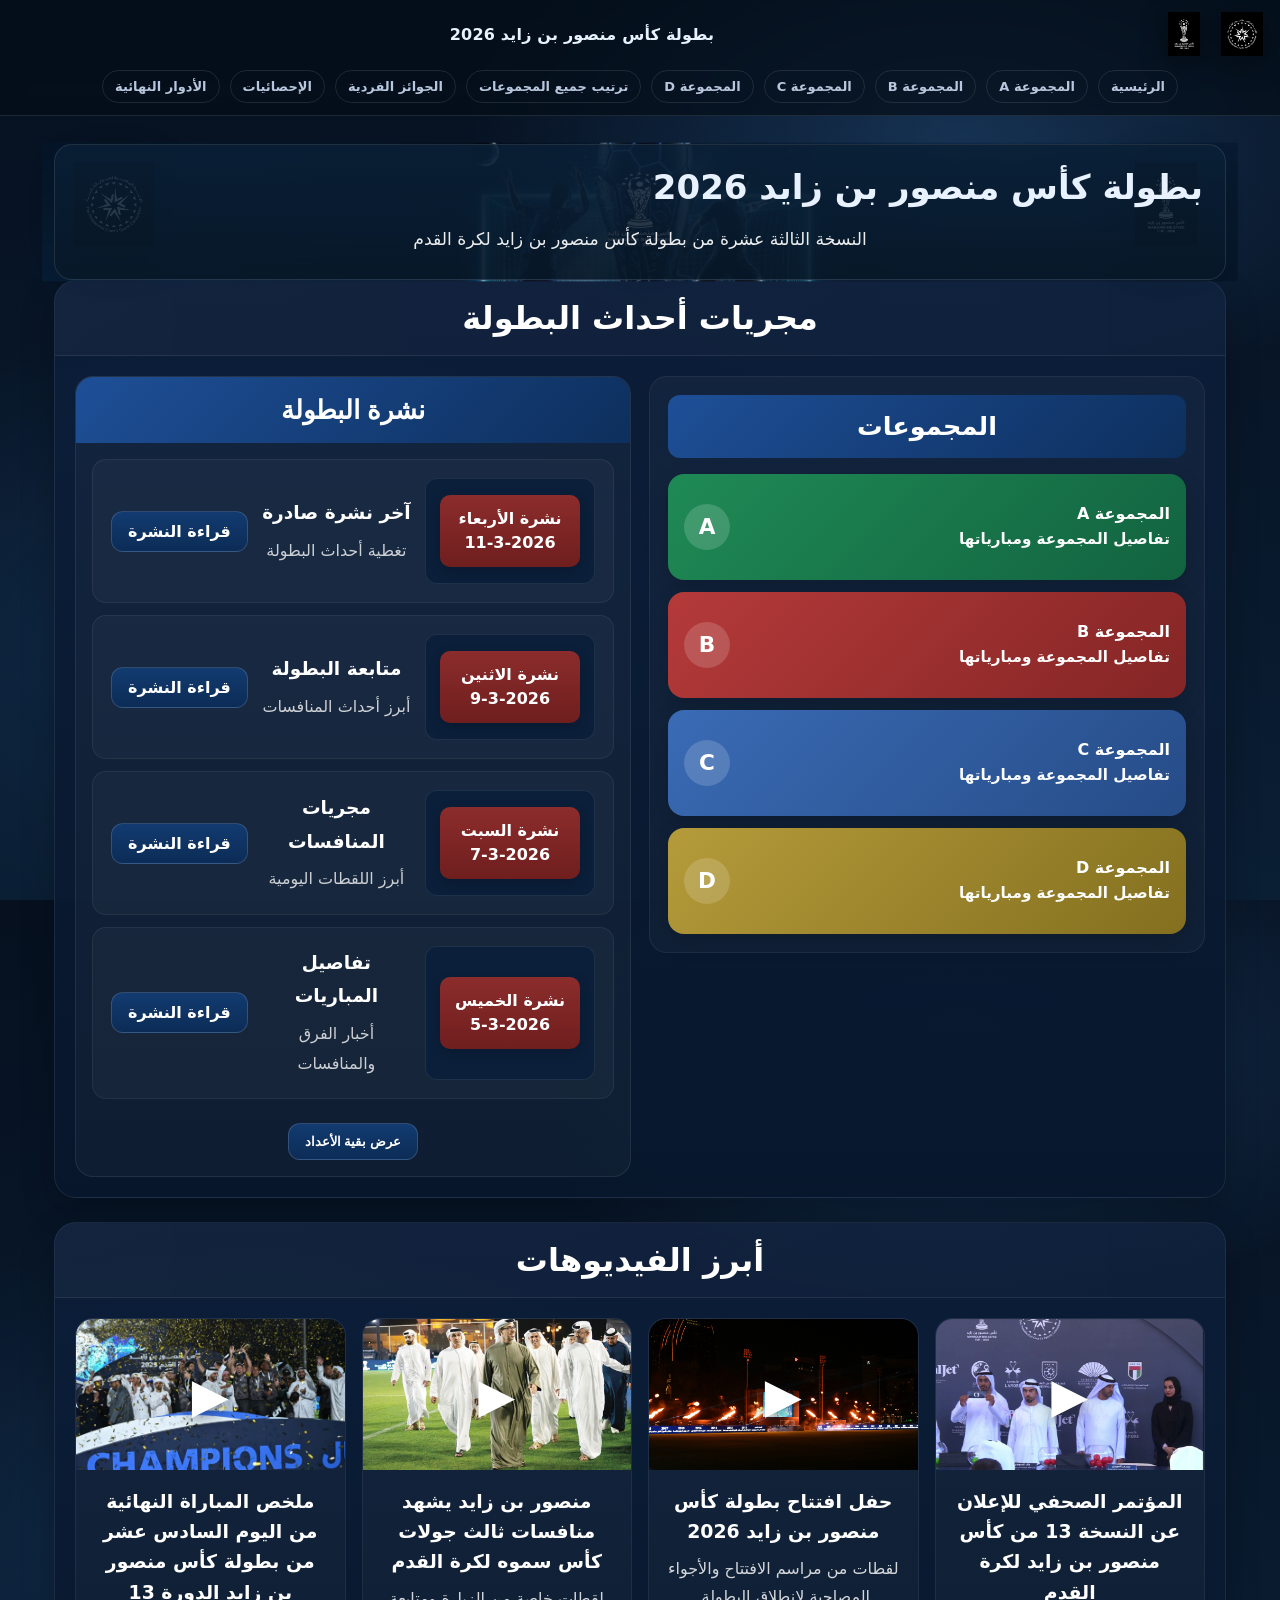
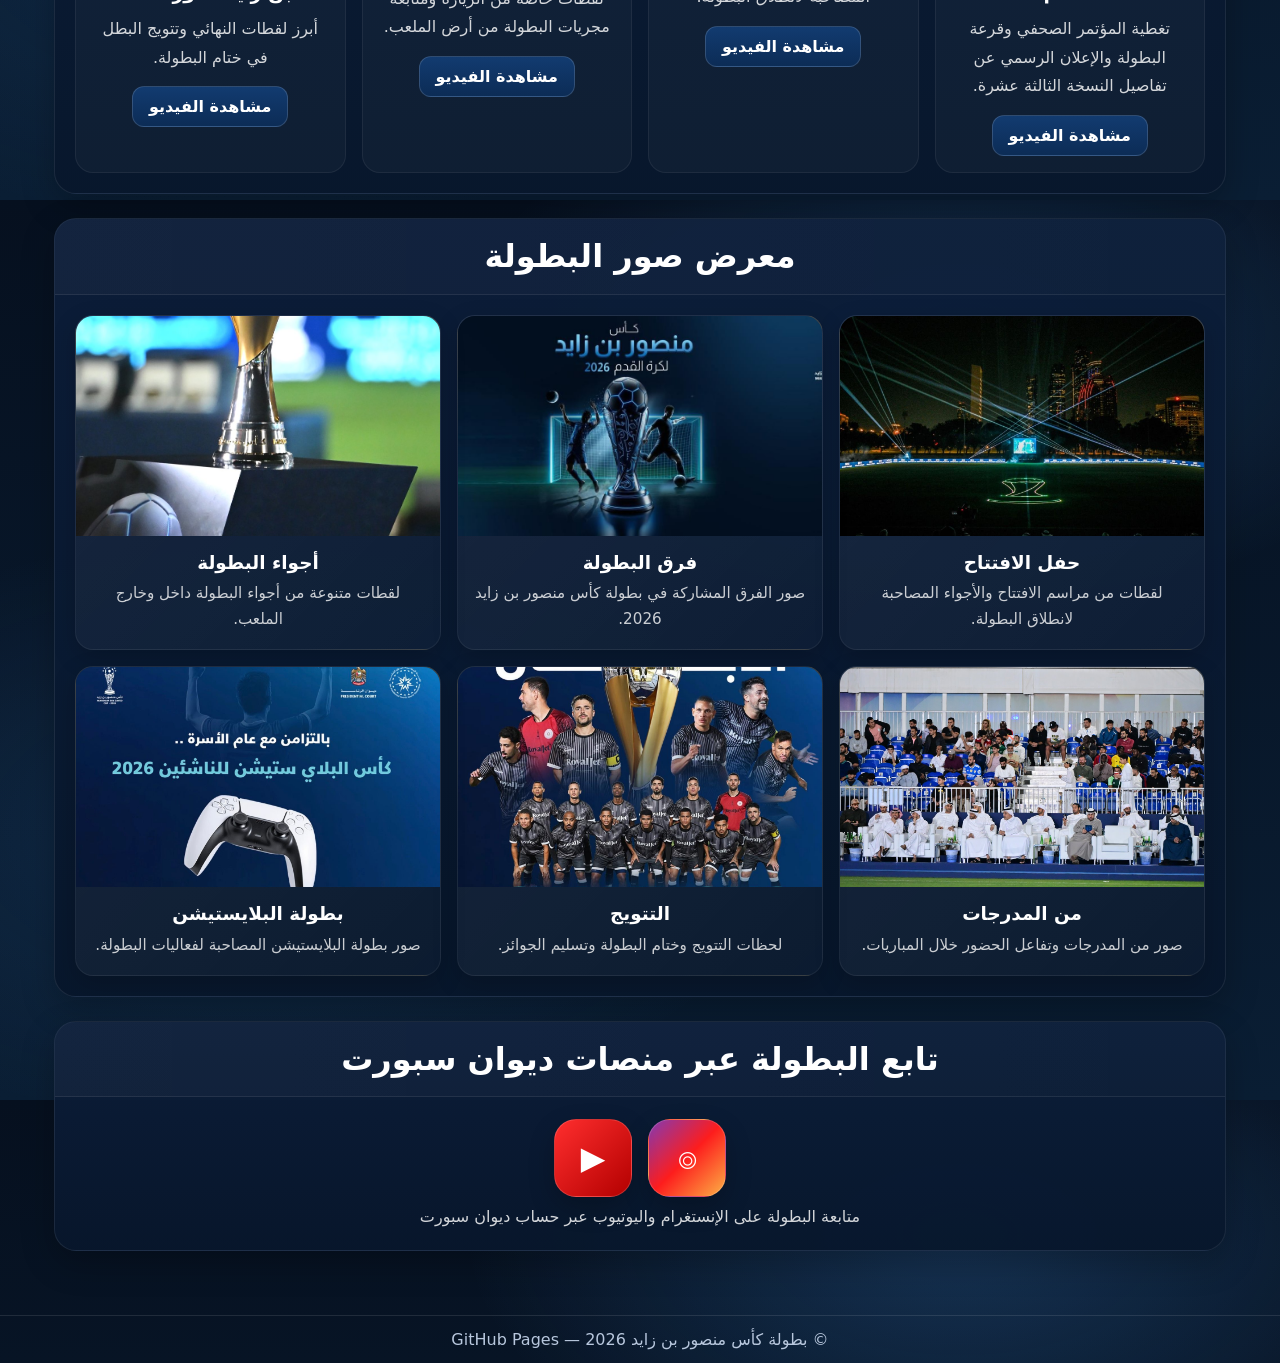
<file: index.html>
<!doctype html>
<html lang="ar" dir="rtl">
<head>
  <meta charset="utf-8" />
  <meta name="viewport" content="width=device-width,initial-scale=1" />
  <title>بطولة كأس منصور بن زايد 2026</title>
  <link rel="icon" type="image/png" href="assets/img/logo-tournament.png">
  <link rel="stylesheet" href="assets/css/style.css" />
  <link rel="manifest" href="manifest.webmanifest">
  <meta name="theme-color" content="#0b1f3a">
  <meta name="apple-mobile-web-app-capable" content="yes">
  <meta name="apple-mobile-web-app-status-bar-style" content="default">
  <meta name="apple-mobile-web-app-title" content="كأس منصور">
  <link rel="apple-touch-icon" href="assets/icons/apple-touch-icon.png">

  <style>
    .home-wrap{
      max-width:1200px;
      margin:0 auto;
      padding:18px 14px 40px;
    }

    .section-card{
      background:linear-gradient(180deg, rgba(12,30,58,.96), rgba(8,23,44,.96));
      border:1px solid rgba(255,255,255,.08);
      border-radius:22px;
      box-shadow:0 12px 34px rgba(0,0,0,.24);
      overflow:hidden;
      margin-bottom:24px;
    }

    .section-head{
      display:flex;
      align-items:center;
      justify-content:center;
      padding:18px 22px;
      border-bottom:1px solid rgba(255,255,255,.08);
      background:linear-gradient(90deg, rgba(255,255,255,.03), rgba(255,255,255,.01));
    }

    .section-head h2{
      margin:0;
      font-size:2rem;
      color:#fff;
      text-align:center;
      line-height:1.2;
    }

    .hero-note{
      color:rgba(255,255,255,.92);
      font-size:1.08rem;
      line-height:1.95;
      max-width:850px;
      margin:16px auto 0;
      text-align:center;
    }

    .top-grid{
      display:grid;
      grid-template-columns:1fr 1fr;
      gap:18px;
      padding:20px;
      align-items:start;
    }

    .news-accordion{
      border-radius:18px;
      overflow:hidden;
      border:1px solid rgba(255,255,255,.08);
      background:rgba(255,255,255,.03);
    }

    .news-accordion-header{
      width:100%;
      border:none;
      cursor:default;
      color:#fff;
      background:linear-gradient(135deg,#1e4f97,#0d2f5d);
      padding:18px 20px;
      display:flex;
      align-items:center;
      justify-content:center;
      font-size:1.6rem;
      font-weight:800;
      text-align:center;
    }

    .news-accordion-body{
      display:block;
      padding:16px;
    }

    .news-list{
      display:grid;
      gap:12px;
    }

    .news-row{
      display:grid;
      grid-template-columns:170px 1fr auto;
      gap:12px;
      align-items:center;
      min-height:106px;
      padding:18px;
      border-radius:14px;
      background:rgba(255,255,255,.03);
      border:1px solid rgba(255,255,255,.06);
    }

    .news-cover{
      height:100%;
      min-height:106px;
      border-radius:12px;
      overflow:hidden;
      background:#0b1f3a;
      border:1px solid rgba(255,255,255,.08);
      display:flex;
      align-items:center;
      justify-content:center;
      padding:14px;
    }

    .news-cover img{
      width:100%;
      height:100%;
      object-fit:cover;
      display:block;
    }

    .news-date-badge{
      background:linear-gradient(180deg,#8c2c2c,#6f1e1e);
      color:#fff;
      text-align:center;
      font-weight:800;
      padding:12px 14px;
      border-radius:10px;
      font-size:1rem;
      line-height:1.5;
      width:100%;
      box-shadow:0 4px 12px rgba(0,0,0,.18);
    }

    .news-info h3{
      margin:0 0 6px;
      color:#fff;
      font-size:1.16rem;
      line-height:1.8;
      text-align:center;
    }

    .news-info p{
      margin:0;
      color:rgba(255,255,255,.78);
      line-height:1.9;
      font-size:1rem;
      text-align:center;
      min-height:1.2em;
    }

    .btn-home{
      display:inline-flex;
      align-items:center;
      justify-content:center;
      text-decoration:none;
      color:#fff;
      background:linear-gradient(180deg, #123b70, #0c2c56);
      border:1px solid rgba(255,255,255,.15);
      border-radius:12px;
      padding:10px 16px;
      font-weight:700;
      transition:.2s ease;
      white-space:nowrap;
      cursor:pointer;
    }

    .btn-home:hover{
      transform:translateY(-1px);
      filter:brightness(1.08);
    }

    .groups-box{
      padding:18px;
      border-radius:18px;
      background:rgba(255,255,255,.03);
      border:1px solid rgba(255,255,255,.06);
    }

    .groups-box h3{
      margin:0 0 16px;
      padding:16px;
      background:linear-gradient(135deg,#1e4f97,#0d2f5d);
      color:#fff;
      font-size:1.6rem;
      text-align:center;
      border-radius:12px;
      line-height:1.2;
    }

    .group-stack{
      display:grid;
      gap:12px;
    }

    .group-card{
      display:flex;
      align-items:center;
      justify-content:space-between;
      gap:14px;
      min-height:106px;
      border-radius:16px;
      padding:14px 16px;
      color:#fff;
      text-decoration:none;
      font-weight:800;
      box-shadow:0 8px 22px rgba(0,0,0,.16);
      transition:transform .2s ease, filter .2s ease;
    }

    .group-card:hover{
      transform:translateY(-2px);
      filter:brightness(1.04);
    }

    .group-card small{
      display:block;
      font-weight:700;
      font-size:.95rem;
      opacity:.98;
      margin-top:4px;
    }

    .group-card .text-wrap{
      text-align:right;
      line-height:1.4;
    }

    .group-letter{
      width:46px;
      height:46px;
      border-radius:50%;
      display:flex;
      align-items:center;
      justify-content:center;
      font-size:1.35rem;
      font-weight:900;
      background:rgba(255,255,255,.16);
      flex:0 0 46px;
    }

    .ga{ background:linear-gradient(135deg,#1f8a55,#126340); }
    .gb{ background:linear-gradient(135deg,#b53a3a,#842525); }
    .gc{ background:linear-gradient(135deg,#3a6bb5,#264c87); }
    .gd{ background:linear-gradient(135deg,#b59b3a,#836f1f); }

    .videos-grid{
      display:grid;
      grid-template-columns:repeat(4,minmax(0,1fr));
      gap:16px;
      padding:20px;
    }

    .video-card{
      border-radius:18px;
      overflow:hidden;
      background:rgba(255,255,255,.03);
      border:1px solid rgba(255,255,255,.06);
    }

    .video-thumb{
      aspect-ratio:16/9;
      display:flex;
      align-items:center;
      justify-content:center;
      background:
        radial-gradient(circle at center, rgba(255,255,255,.13), transparent 30%),
        linear-gradient(135deg, rgba(39,105,180,.35), rgba(8,30,59,.72));
      color:#fff;
      font-size:3rem;
      text-shadow:0 4px 18px rgba(0,0,0,.45);
      position:relative;
      overflow:hidden;
    }

    .video-thumb img{
      width:120px;
      opacity:.9;
      filter:drop-shadow(0 6px 14px rgba(0,0,0,.35));
      z-index:1;
    }

    .video-thumb::after{
      content:"▶";
      position:absolute;
      inset:0;
      display:flex;
      align-items:center;
      justify-content:center;
      color:#fff;
      font-size:3rem;
      text-shadow:0 4px 18px rgba(0,0,0,.45);
      pointer-events:none;
      z-index:2;
    }

    .video-thumb-photo img{
      width:100%;
      height:100%;
      object-fit:cover;
      opacity:1;
      filter:none;
    }

    .video-body{
      padding:16px;
      text-align:center;
    }

    .video-body h3{
      margin:0 0 8px;
      color:#fff;
      font-size:1.18rem;
      line-height:1.6;
      min-height:3.2em;
    }

    .video-body p{
      margin:0 0 14px;
      color:rgba(255,255,255,.82);
      line-height:1.8;
      min-height:3.6em;
    }

    .gallery-grid{
      display:grid;
      grid-template-columns:repeat(3,minmax(0,1fr));
      gap:16px;
      padding:20px;
    }

    .gallery-card{
      min-height:180px;
      border-radius:18px;
      background:
        linear-gradient(135deg, rgba(255,255,255,.06), rgba(255,255,255,.02)),
        radial-gradient(circle at top right, rgba(215,171,63,.16), transparent 30%);
      border:1px solid rgba(255,255,255,.06);
      display:flex;
      flex-direction:column;
      justify-content:end;
      padding:18px;
      box-shadow:0 8px 24px rgba(0,0,0,.18);
      text-align:center;
    }

    .gallery-card h3{
      margin:0 0 6px;
      color:#fff;
      font-size:1.18rem;
      line-height:1.4;
    }

    .gallery-card p{
      margin:0;
      color:rgba(255,255,255,.78);
      line-height:1.7;
      font-size:.96rem;
    }

    .gallery-link{
      display:block;
      text-decoration:none;
      color:inherit;
      transition:transform .2s ease, filter .2s ease;
    }

    .gallery-link:hover{
      transform:translateY(-2px);
      filter:brightness(1.04);
    }

    .gallery-photo{
      padding:0;
      overflow:hidden;
    }

    .gallery-photo img{
      width:100%;
      height:220px;
      object-fit:cover;
      display:block;
    }

    .gallery-caption{
      padding:14px 16px 16px;
      text-align:center;
    }

    .gallery-caption h3{
      margin:0 0 6px;
      color:#fff;
      font-size:1.15rem;
    }

    .gallery-caption p{
      margin:0;
      color:rgba(255,255,255,.78);
      line-height:1.7;
      font-size:.95rem;
    }

    .playstation-card{
      background:linear-gradient(135deg,#2b1f6d,#1b3c7a);
      border:1px solid rgba(255,255,255,.08);
      display:flex;
      flex-direction:column;
      align-items:center;
      justify-content:center;
      text-align:center;
    }

    .ps-icon{
      font-size:50px;
      margin-bottom:10px;
      filter:drop-shadow(0 4px 12px rgba(0,0,0,.6));
    }

    .social-wrap{
      display:flex;
      justify-content:center;
      align-items:center;
      gap:16px;
      flex-wrap:wrap;
      padding:22px 20px 10px;
    }

    .social-icon-link{
      width:78px;
      height:78px;
      border-radius:22px;
      display:inline-flex;
      align-items:center;
      justify-content:center;
      text-decoration:none;
      color:#fff;
      font-size:2rem;
      border:1px solid rgba(255,255,255,.16);
      box-shadow:0 10px 26px rgba(0,0,0,.22);
      transition:.2s ease;
    }

    .social-icon-link:hover{
      transform:translateY(-2px) scale(1.04);
      filter:brightness(1.06);
    }

    .insta{
      background:linear-gradient(135deg, #833ab4, #fd1d1d, #fcb045);
    }

    .youtube{
      background:linear-gradient(135deg, #ff2e2e, #b30000);
    }

    .social-note{
      text-align:center;
      color:rgba(255,255,255,.82);
      padding:0 20px 24px;
      font-size:1rem;
    }

    @media (max-width: 900px){
      .top-grid{
        grid-template-columns:1fr;
      }

      .top-grid > .groups-box{
        order:1;
      }

      .top-grid > .news-accordion{
        order:2;
      }

      .videos-grid{
        grid-template-columns:repeat(2,minmax(0,1fr));
        gap:12px;
      }

      .gallery-grid{
        grid-template-columns:1fr;
      }

      .section-head h2,
      .groups-box h3{
        font-size:1.65rem;
      }

      .news-accordion-header{
        font-size:1.45rem;
      }

      .news-row{
        grid-template-columns:1fr;
      }

      .news-cover{
        min-height:140px;
      }

      .video-body{
        padding:12px;
      }

      .video-body h3,
      .video-body p{
        min-height:auto;
      }

      .hero-note{
        font-size:1rem;
      }

      .gallery-photo img{
        height:180px;
      }
    }

    @media (max-width: 720px){
      .home-wrap{
        padding:12px 10px 28px;
      }

      /* في الموبايل: إظهار أول نشرة فقط، والبقية عبر الزر */
      .news-list > .news-row:nth-of-type(n+2){
        display:none;
      }

      .section-card{
        border-radius:18px;
        margin-bottom:18px;
      }

      .section-head{
        padding:14px 16px;
      }

      .section-head h2{
        font-size:1.45rem;
      }

      .top-grid{
        gap:14px;
        padding:14px;
      }

      .news-accordion-body,
      .groups-box{
        padding:14px;
      }

      .news-row{
        gap:10px;
        padding:14px;
      }

      .news-info h3{
        font-size:1.05rem;
        line-height:1.65;
      }

      .news-info p{
        font-size:.94rem;
        line-height:1.75;
      }

      .btn-home{
        width:100%;
        padding:11px 14px;
        font-size:.96rem;
      }

      .videos-grid{
        grid-template-columns:repeat(2,minmax(0,1fr));
        gap:10px;
        padding:14px;
      }

      .video-card{
        border-radius:16px;
      }

      .video-body h3{
        font-size:1rem;
        line-height:1.55;
      }

      .video-body p{
        font-size:.9rem;
        line-height:1.65;
      }

      .gallery-grid{
        gap:12px;
        padding:14px;
      }

      .gallery-card{
        min-height:auto;
        border-radius:16px;
      }

      .gallery-photo img{
        height:160px;
      }

      .gallery-caption{
        padding:12px 14px 14px;
      }

      .gallery-caption h3{
        font-size:1.02rem;
      }

      .gallery-caption p{
        font-size:.9rem;
        line-height:1.65;
      }

      .group-card{
        min-height:86px;
        padding:12px 14px;
        border-radius:14px;
      }

      .group-card .text-wrap{
        font-size:.98rem;
      }

      .group-card small{
        font-size:.86rem;
      }

      .group-letter{
        width:40px;
        height:40px;
        font-size:1.15rem;
        flex:0 0 40px;
      }

      .social-wrap{
        gap:12px;
        padding:18px 14px 8px;
      }

      .social-icon-link{
        width:64px;
        height:64px;
        border-radius:18px;
        font-size:1.7rem;
      }

      .social-note{
        padding:0 14px 18px;
        font-size:.94rem;
        line-height:1.7;
      }
    }

    @media (max-width: 480px){
      .videos-grid{
        grid-template-columns:1fr;
      }

      .gallery-photo img{
        height:150px;
      }

      .news-date-badge{
        font-size:.94rem;
        padding:11px 12px;
      }
    }
  </style>
</head>

<body>
<header class="topbar">
  <div class="topbar-logos">
    <img class="logo" src="assets/img/logo-committee-white.png" alt="شعار اللجنة" />
  </div>
  <div class="brand">
    <div class="brand-title">بطولة كأس منصور بن زايد 2026</div>
  </div>
  <div class="topbar-logos">
    <img class="logo" src="assets/img/logo-cup-white.png" alt="شعار البطولة" />
  </div>
  <nav class="nav">
    <a class="nav-link" href="index.html">الرئيسية</a>
    <a class="nav-link" href="group.html?g=A">المجموعة A</a>
    <a class="nav-link" href="group.html?g=B">المجموعة B</a>
    <a class="nav-link" href="group.html?g=C">المجموعة C</a>
    <a class="nav-link" href="group.html?g=D">المجموعة D</a>
    <a class="nav-link" href="groups_all.html">ترتيب جميع المجموعات</a>
    <a class="nav-link" href="awards.html">الجوائز الفردية</a>
    <a class="nav-link" href="stats.html">الإحصائيات</a>
    <a class="nav-link" href="knockout.html">الأدوار النهائية</a>
  </nav>
</header>

<main class="home-wrap">
  <section class="hero" aria-label="صورة البطولة">
    <img class="hero-bg" src="assets/img/bg-hero.jpg" alt="" />
    <img class="hero-logo hero-logo-left" src="assets/img/logo-committee-white.png" alt="" />
    <img class="hero-logo hero-logo-center" src="assets/img/logo-tournament.png" alt="شعار البطولة" />
    <img class="hero-logo hero-logo-right" src="assets/img/logo-cup-white.png" alt="" />
    <div class="hero-card">
      <h1>بطولة كأس منصور بن زايد 2026</h1>
      <p class="hero-note">
        النسخة الثالثة عشرة من بطولة كأس منصور بن زايد لكرة القدم
      </p>
    </div>
  </section>

  <section class="section-card">
    <div class="section-head">
      <h2>مجريات أحداث البطولة</h2>
    </div>

    <div class="top-grid">
      <div class="groups-box">
        <h3>المجموعات</h3>
        <div class="group-stack">
          <a class="group-card ga" href="group.html?g=A">
            <div class="text-wrap">
              المجموعة A
              <small>تفاصيل المجموعة ومبارياتها</small>
            </div>
            <div class="group-letter">A</div>
          </a>

          <a class="group-card gb" href="group.html?g=B">
            <div class="text-wrap">
              المجموعة B
              <small>تفاصيل المجموعة ومبارياتها</small>
            </div>
            <div class="group-letter">B</div>
          </a>

          <a class="group-card gc" href="group.html?g=C">
            <div class="text-wrap">
              المجموعة C
              <small>تفاصيل المجموعة ومبارياتها</small>
            </div>
            <div class="group-letter">C</div>
          </a>

          <a class="group-card gd" href="group.html?g=D">
            <div class="text-wrap">
              المجموعة D
              <small>تفاصيل المجموعة ومبارياتها</small>
            </div>
            <div class="group-letter">D</div>
          </a>
        </div>
      </div>

      <div class="news-accordion">
        <button class="news-accordion-header" type="button">
          نشرة البطولة
        </button>

        <div class="news-accordion-body" id="newsBody">
          <div class="news-list">

            <div class="news-row">
              <div class="news-cover">
<div class="news-date-badge">نشرة الأربعاء 2026-3-11</div>
              </div>
              <div class="news-info">
                <h3>آخر نشرة صادرة</h3>
                <p>تغطية أحداث البطولة</p>
              </div>
              <a class="btn-home" href="news-viewer.html?file=assets/news/news-2026-03-11.pdf&title=نشرة الأربعاء 2026-3-11">قراءة النشرة</a>
            </div>

            <div class="news-row">
              <div class="news-cover">
<div class="news-date-badge">نشرة الاثنين 2026-3-9</div>
              </div>
              <div class="news-info">
                <h3>متابعة البطولة</h3>
                <p>أبرز أحداث المنافسات</p>
              </div>
              <a class="btn-home" href="news-viewer.html?file=assets/news/news-2026-03-09.pdf&title=نشرة الاثنين 2026-3-9">قراءة النشرة</a>
            </div>

            <div class="news-row">
              <div class="news-cover">
<div class="news-date-badge">نشرة السبت 2026-3-7</div>
              </div>
              <div class="news-info">
                <h3>مجريات المنافسات</h3>
                <p>أبرز اللقطات اليومية</p>
              </div>
              <a class="btn-home" href="news-viewer.html?file=assets/news/news-2026-03-07.pdf&title=نشرة السبت 2026-3-7">قراءة النشرة</a>
            </div>

            <div class="news-row">
              <div class="news-cover">
<div class="news-date-badge">نشرة الخميس 2026-3-5</div>
              </div>
              <div class="news-info">
                <h3>تفاصيل المباريات</h3>
                <p>أخبار الفرق والمنافسات</p>
              </div>
              <a class="btn-home" href="news-viewer.html?file=assets/news/news-2026-03-05.pdf&title=نشرة الخميس 2026-3-5">قراءة النشرة</a>
            </div>

            <div id="moreIssues" style="display:none;">

              <div class="news-row">
                <div class="news-cover">
<div class="news-date-badge">نشرة الأربعاء 2026-3-4</div>
                </div>
                <div class="news-info">
                  <h3>عدد الأربعاء 4 مارس</h3>
                  <p>أرشيف النشرات</p>
                </div>
                <a class="btn-home" href="news-viewer.html?file=assets/news/news-2026-03-04.pdf&title=نشرة الأربعاء 2026-3-4">قراءة النشرة</a>
              </div>

              <div class="news-row">
                <div class="news-cover">
<div class="news-date-badge">نشرة الثلاثاء 2026-3-3</div>
                </div>
                <div class="news-info">
                  <h3>عدد الثلاثاء 3 مارس</h3>
                  <p>أرشيف النشرات</p>
                </div>
                <a class="btn-home" href="news-viewer.html?file=assets/news/news-2026-03-03.pdf&title=نشرة الثلاثاء 2026-3-3">قراءة النشرة</a>
              </div>

              <div class="news-row">
                <div class="news-cover">
<div class="news-date-badge">نشرة الاثنين 2026-3-2</div>
                </div>
                <div class="news-info">
                  <h3>عدد الاثنين 2 مارس</h3>
                  <p>أرشيف النشرات</p>
                </div>
                <a class="btn-home" href="news-viewer.html?file=assets/news/news-2026-03-02.pdf&title=نشرة الاثنين 2026-3-2">قراءة النشرة</a>
              </div>

              <div class="news-row">
                <div class="news-cover">
<div class="news-date-badge">نشرة السبت 2026-2-28</div>
                </div>
                <div class="news-info">
                  <h3>عدد السبت 28 فبراير</h3>
                  <p>أرشيف النشرات</p>
                </div>
                <a class="btn-home" href="news-viewer.html?file=assets/news/news-2026-02-28.pdf&title=نشرة السبت 2026-2-28">قراءة النشرة</a>
              </div>

              <div class="news-row">
                <div class="news-cover">
<div class="news-date-badge">نشرة الجمعة 2026-2-27</div>
                </div>
                <div class="news-info">
                  <h3>عدد الجمعة 27 فبراير</h3>
                  <p>أرشيف النشرات</p>
                </div>
                <a class="btn-home" href="news-viewer.html?file=assets/news/news-2026-02-27.pdf&title=نشرة الجمعة 2026-2-27">قراءة النشرة</a>
              </div>

              <div class="news-row">
                <div class="news-cover">
<div class="news-date-badge">نشرة الخميس 2026-2-26</div>
                </div>
                <div class="news-info">
                  <h3>عدد الخميس 26 فبراير</h3>
                  <p>أرشيف النشرات</p>
                </div>
                <a class="btn-home" href="news-viewer.html?file=assets/news/news-2026-02-26.pdf&title=نشرة الخميس 2026-2-26">قراءة النشرة</a>
              </div>

              <div class="news-row">
                <div class="news-cover">
<div class="news-date-badge">نشرة الأربعاء 2026-2-25</div>
                </div>
                <div class="news-info">
                  <h3>عدد الأربعاء 25 فبراير</h3>
                  <p>أرشيف النشرات</p>
                </div>
                <a class="btn-home" href="news-viewer.html?file=assets/news/news-2026-02-25.pdf&title=نشرة الأربعاء 2026-2-25">قراءة النشرة</a>
              </div>

              <div class="news-row">
                <div class="news-cover">
<div class="news-date-badge">نشرة الثلاثاء 2026-2-24</div>
                </div>
                <div class="news-info">
                  <h3>عدد الثلاثاء 24 فبراير</h3>
                  <p>أرشيف النشرات</p>
                </div>
                <a class="btn-home" href="news-viewer.html?file=assets/news/news-2026-02-24.pdf&title=نشرة الثلاثاء 2026-2-24">قراءة النشرة</a>
              </div>

              <div class="news-row">
                <div class="news-cover">
<div class="news-date-badge">نشرة السبت 2026-2-21</div>
                </div>
                <div class="news-info">
                  <h3>عدد السبت 21 فبراير</h3>
                  <p>أرشيف النشرات</p>
                </div>
                <a class="btn-home" href="news-viewer.html?file=assets/news/news-2026-02-21.pdf&title=نشرة السبت 2026-2-21">قراءة النشرة</a>
              </div>

              <div class="news-row">
                <div class="news-cover">
<div class="news-date-badge">نشرة الجمعة 2026-2-20</div>
                </div>
                <div class="news-info">
                  <h3>عدد الجمعة 20 فبراير</h3>
                  <p>أرشيف النشرات</p>
                </div>
                <a class="btn-home" href="news-viewer.html?file=assets/news/news-2026-02-20.pdf&title=نشرة الجمعة 2026-2-20">قراءة النشرة</a>
              </div>

            </div>

            <div style="text-align:center; margin-top:12px;">
              <button id="toggleIssuesBtn" class="btn-home" type="button" onclick="toggleMoreIssues()">عرض بقية الأعداد</button>
            </div>

          </div>
        </div>
      </div>
    </div>
  </section>

  <section class="section-card">
    <div class="section-head">
      <h2>أبرز الفيديوهات</h2>
    </div>

    <div class="videos-grid">
      <article class="video-card">
        <a class="video-thumb video-thumb-photo" href="video-viewer.html?type=youtube&src=https%3A%2F%2Fyoutu.be%2FAZ3hvX2xNes%3Fsi%3DEl0N1BoIzGRKLskm&title=المؤتمر%20الصحفي%20والقرعة" aria-label="المؤتمر الصحفي للإعلان عن النسخة 13 من كأس منصور بن زايد لكرة القدم">
          <img src="assets/img/draw-video.jpg" alt="صورة المؤتمر الصحفي والقرعة">
        </a>
        <div class="video-body">
          <h3>المؤتمر الصحفي للإعلان عن النسخة 13 من كأس منصور بن زايد لكرة القدم</h3>
          <p>تغطية المؤتمر الصحفي وقرعة البطولة والإعلان الرسمي عن تفاصيل النسخة الثالثة عشرة.</p>
          <a class="btn-home" href="video-viewer.html?type=youtube&src=https%3A%2F%2Fyoutu.be%2FAZ3hvX2xNes%3Fsi%3DEl0N1BoIzGRKLskm&title=المؤتمر%20الصحفي%20والقرعة">مشاهدة الفيديو</a>
        </div>
      </article>

      <article class="video-card">
        <a class="video-thumb video-thumb-photo" href="video-viewer.html?type=mp4&src=assets/videos/opening.mp4&title=حفل%20الافتتاح" aria-label="حفل افتتاح بطولة كأس منصور بن زايد 2026">
          <img src="assets/img/opening-video.jpg" alt="صورة حفل الافتتاح">
        </a>
        <div class="video-body">
          <h3>حفل افتتاح بطولة كأس منصور بن زايد 2026</h3>
          <p>لقطات من مراسم الافتتاح والأجواء المصاحبة لانطلاق البطولة.</p>
          <a class="btn-home" href="video-viewer.html?type=mp4&src=assets/videos/opening.mp4&title=حفل%20الافتتاح">مشاهدة الفيديو</a>
        </div>
      </article>

      <article class="video-card">
        <a class="video-thumb video-thumb-photo" href="video-viewer.html?type=mp4&src=assets/videos/sheikh-visit.mp4&title=زيارة%20الشيخ%20منصور" aria-label="منصور بن زايد يشهد منافسات ثالث جولات كأس سموه لكرة القدم">
          <img src="assets/img/sheikh-visit-video.png" alt="صورة زيارة الشيخ منصور">
        </a>
        <div class="video-body">
          <h3>منصور بن زايد يشهد منافسات ثالث جولات كأس سموه لكرة القدم</h3>
          <p>لقطات خاصة من الزيارة ومتابعة مجريات البطولة من أرض الملعب.</p>
          <a class="btn-home" href="video-viewer.html?type=mp4&src=assets/videos/sheikh-visit.mp4&title=زيارة%20الشيخ%20منصور">مشاهدة الفيديو</a>
        </div>
      </article>

      <article class="video-card">
        <a class="video-thumb video-thumb-photo" href="video-viewer.html?type=youtube&src=https%3A%2F%2Fyoutu.be%2F1fD9tHCz48s%3Fsi%3Dk6msmYE9QtIzf41o&title=ملخص%20النهائي" aria-label="ملخص المباراة النهائية من اليوم السادس عشر من بطولة كأس منصور بن زايد الدورة 13">
          <img src="assets/img/final-highlights-video.jpg" alt="صورة تتويج البطل وملخص النهائي">
        </a>
        <div class="video-body">
          <h3>ملخص المباراة النهائية من اليوم السادس عشر من بطولة كأس منصور بن زايد الدورة 13</h3>
          <p>أبرز لقطات النهائي وتتويج البطل في ختام البطولة.</p>
          <a class="btn-home" href="video-viewer.html?type=youtube&src=https%3A%2F%2Fyoutu.be%2F1fD9tHCz48s%3Fsi%3Dk6msmYE9QtIzf41o&title=ملخص%20النهائي">مشاهدة الفيديو</a>
        </div>
      </article>
    </div>
  </section>

  <section class="section-card">
    <div class="section-head">
      <h2>معرض صور البطولة</h2>
    </div>

    <div class="gallery-grid">
      <a class="gallery-card gallery-photo gallery-link" href="gallery-opening.html">
        <img src="assets/gallery/opening/cover.jpg" alt="حفل الافتتاح">
        <div class="gallery-caption">
          <h3>حفل الافتتاح</h3>
          <p>لقطات من مراسم الافتتاح والأجواء المصاحبة لانطلاق البطولة.</p>
        </div>
      </a>
      <a class="gallery-card gallery-photo gallery-link" href="gallery-teams.html">
        <img src="assets/gallery/teams/cover.jpg" alt="فرق البطولة">
        <div class="gallery-caption">
          <h3>فرق البطولة</h3>
          <p>صور الفرق المشاركة في بطولة كأس منصور بن زايد 2026.</p>
        </div>
      </a>
      <a class="gallery-card gallery-photo gallery-link" href="gallery-atmosphere.html">
        <img src="assets/gallery/atmosphere/cover.jpg" alt="أجواء البطولة">
        <div class="gallery-caption">
          <h3>أجواء البطولة</h3>
          <p>لقطات متنوعة من أجواء البطولة داخل وخارج الملعب.</p>
        </div>
      </a>
      <a class="gallery-card gallery-photo gallery-link" href="gallery-stands.html">
        <img src="assets/gallery/stands/cover.jpg" alt="من المدرجات">
        <div class="gallery-caption">
          <h3>من المدرجات</h3>
          <p>صور من المدرجات وتفاعل الحضور خلال المباريات.</p>
        </div>
      </a>
      <a class="gallery-card gallery-photo gallery-link" href="gallery-trophy.html">
        <img src="assets/gallery/trophy/cover.jpg" alt="التتويج">
        <div class="gallery-caption">
          <h3>التتويج</h3>
          <p>لحظات التتويج وختام البطولة وتسليم الجوائز.</p>
        </div>
      </a>
      <a class="gallery-card gallery-photo gallery-link" href="gallery-playstation.html">
        <img src="assets/gallery/playstation/cover.jpg" alt="بطولة البلايستيشن">
        <div class="gallery-caption">
          <h3>بطولة البلايستيشن</h3>
          <p>صور بطولة البلايستيشن المصاحبة لفعاليات البطولة.</p>
        </div>
      </a>
    </div>
  </section>

  <section class="section-card">
    <div class="section-head">
      <h2>تابع البطولة عبر منصات ديوان سبورت</h2>
    </div>

    <div class="social-wrap">
      <a class="social-icon-link insta" href="https://www.instagram.com/diwan_sports_uae?igsh=MXVsN3ZvYmQycTY4aQ==" target="_blank" rel="noopener" aria-label="Instagram">⌾</a>
      <a class="social-icon-link youtube" href="https://youtube.com/@diwansports?si=8bpMInOo8_YiW5Le" target="_blank" rel="noopener" aria-label="YouTube">▶</a>
    </div>

    <div class="social-note">
      متابعة البطولة على الإنستغرام واليوتيوب عبر حساب ديوان سبورت
    </div>
  </section>
</main>

<footer class="footer">
  © بطولة كأس منصور بن زايد 2026 — GitHub Pages
</footer>

<script>
  function toggleMoreIssues(){
    const box = document.getElementById("moreIssues");
    const btn = document.getElementById("toggleIssuesBtn");
    if(!box || !btn) return;

    const isMobile = window.innerWidth <= 720;
    const hiddenByDefaultRows = document.querySelectorAll(".news-list > .news-row:nth-of-type(n+2)");
    const isHidden = (box.style.display === "none" || box.style.display === "");

    box.style.display = isHidden ? "block" : "none";

    if(isMobile){
      hiddenByDefaultRows.forEach(function(row){
        row.style.display = isHidden ? "grid" : "none";
      });
    }

    btn.textContent = isHidden ? "إخفاء بقية الأعداد" : "عرض بقية الأعداد";
  }

  if ("serviceWorker" in navigator) {
    window.addEventListener("load", function () {
      navigator.serviceWorker.register("service-worker.js")
        .then(function () { console.log("PWA ready"); })
        .catch(function (err) { console.error("SW registration failed:", err); });
    });
  }
</script>
</body>
</html>
</file>
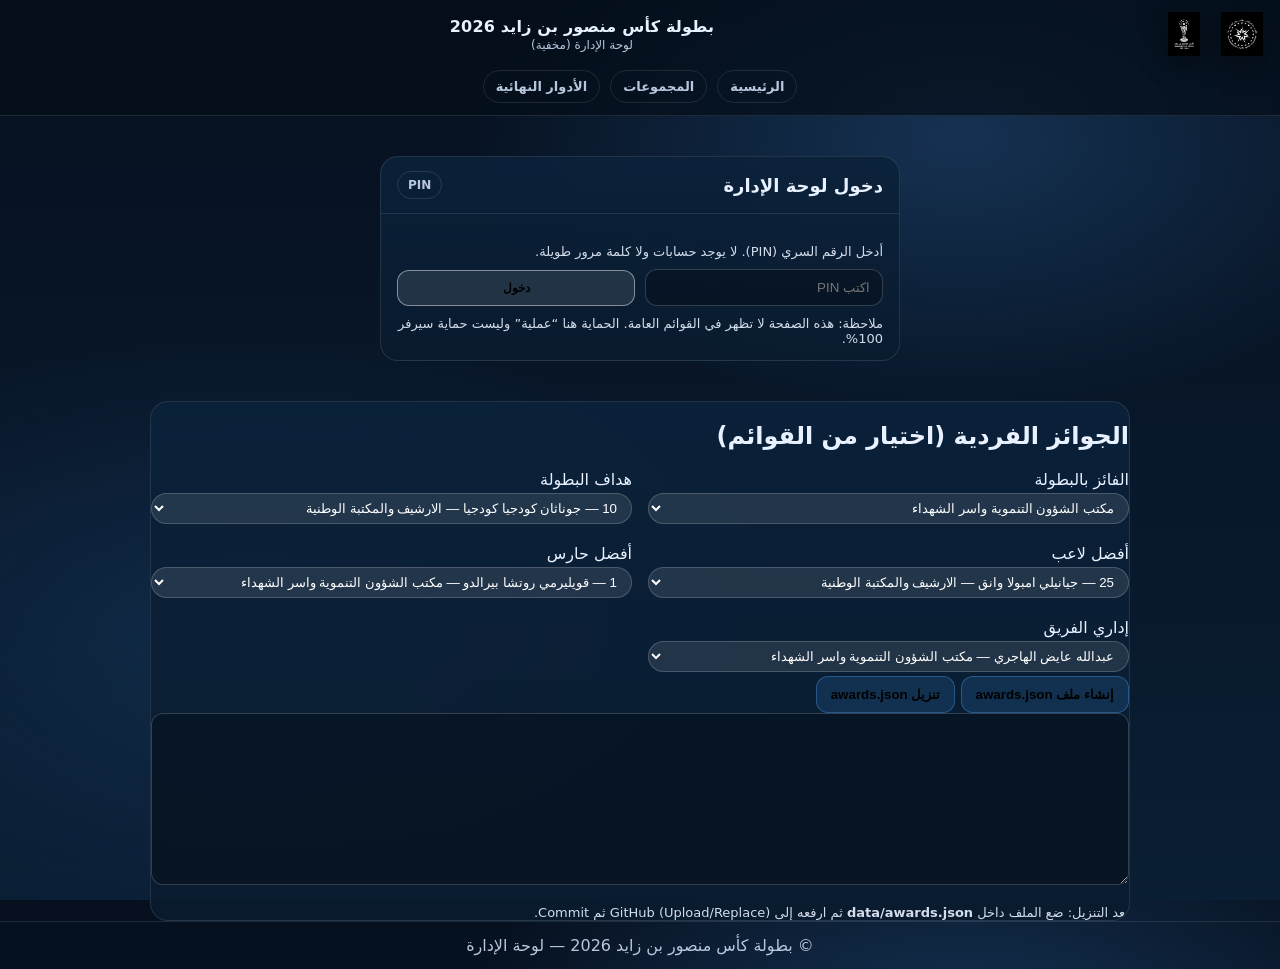
<file: admin.html>
<!doctype html>
<html lang="ar" dir="rtl">
<head>
  <meta charset="utf-8" />
  <meta name="viewport" content="width=device-width,initial-scale=1" />
  <title>لوحة الإدارة — كأس منصور 2026</title>
  <link rel="icon" type="image/png" href="assets/img/logo-tournament.png">
  <link rel="stylesheet" href="assets/css/style.css" />
  <style>
    .admin-wrap{max-width:980px;margin:0 auto}
    .admin-grid{display:grid;grid-template-columns:1fr;gap:12px}
    @media(min-width:820px){.admin-grid{grid-template-columns:1fr 1fr}}
    .box{border:1px solid rgba(255,255,255,.15);border-radius:14px;padding:14px;background:rgba(255,255,255,.04)}
    .row{display:flex;gap:10px;flex-wrap:wrap;align-items:center}
    .row > *{flex:1 1 180px}
    input, select, textarea{
      width:100%;padding:10px 12px;border-radius:12px;border:1px solid rgba(255,255,255,.18);
      background:rgba(0,0,0,.25);color:#fff;outline:none
    }
    textarea{min-height:90px}
    .btn{cursor:pointer}
    .btn.small{padding:10px 12px;border-radius:12px}
    .hint{font-size:13px;opacity:.9}
    .gate{max-width:520px;margin:40px auto}
    .hidden{display:none !important}
    .pill{display:inline-block;padding:6px 10px;border-radius:999px;background:rgba(255,255,255,.1);margin:4px 0}
    .mono{font-family:ui-monospace,SFMono-Regular,Menlo,Monaco,Consolas,"Liberation Mono","Courier New",monospace;font-size:12px}
  </style>
<style>
select option{color:#000;background:#fff;}
</style>
  <link rel="manifest" href="manifest.webmanifest">
  <meta name="theme-color" content="#0b1f3a">
  <meta name="apple-mobile-web-app-capable" content="yes">
  <meta name="apple-mobile-web-app-status-bar-style" content="default">
  <meta name="apple-mobile-web-app-title" content="كأس منصور">
  <link rel="apple-touch-icon" href="assets/icons/apple-touch-icon.png">
</head>
<body>
<header class="topbar">
  <div class="topbar-logos">
    <img class="logo" src="assets/img/logo-committee-white.png" alt="شعار اللجنة" />
  </div>
  <div class="brand">
    <div class="brand-title">بطولة كأس منصور بن زايد 2026</div>
    <div class="brand-sub">لوحة الإدارة (مخفية)</div>
  </div>
  <div class="topbar-logos">
    <img class="logo" src="assets/img/logo-cup-white.png" alt="شعار البطولة" />
  </div>
  <nav class="nav">
    <a class="nav-link" href="index.html">الرئيسية</a>
    <a class="nav-link" href="group.html?g=A">المجموعات</a>
    <a class="nav-link" href="knockout.html">الأدوار النهائية</a>
  </nav>
</header>

<main class="container admin-wrap">
  <section class="card gate" id="gate">
    <div class="card-h">
      <h2>دخول لوحة الإدارة</h2>
      <div class="badge">PIN</div>
    </div>
    <div class="card-b">
      <div class="hint">أدخل الرقم السري (PIN). لا يوجد حسابات ولا كلمة مرور طويلة.</div>
      <div style="height:10px"></div>
      <div class="row">
        <input id="pin" inputmode="numeric" placeholder="اكتب PIN" />
        <button class="btn btn-ga small" id="btnLogin">دخول</button>
      </div>
      <div id="gateMsg" class="note hidden" style="margin-top:10px"></div>
      <div class="hint" style="margin-top:10px">
        ملاحظة: هذه الصفحة لا تظهر في القوائم العامة. الحماية هنا “عملية” وليست حماية سيرفر 100%.
      </div>
    </div>
  </section>

  <section class="card hidden" id="panel">
    <div class="card-h">
      <h2>تحديث سريع — النتائج / الهدافون / VAR / الكروت</h2>
      <div class="badge" id="dataStatus">جاهز</div>
    </div>

    <div class="card-b">
      <div class="admin-grid">
        <div class="box">
          <div class="row">
            <select id="matchSelect"></select>
            <button class="btn btn-gb small" id="btnLoadMatch">تحميل</button>
          </div>
          <div class="hint" id="matchMeta" style="margin-top:8px"></div>

          <!-- KO Teams + Team Pool (for QF/SF/F/TP only) -->
          <div class="box hidden" id="koBox" style="border:1px dashed rgba(255,255,255,.35)">
            <div class="hint" style="margin-bottom:8px">
              <b>الأدوار النهائية:</b> اختر الفريقين من القائمة (16 فريق). يمكنك استبعاد الفرق التي خرجت لتسهيل الاختيار، وإضافة فريق بالخطأ إن لزم.
            </div>
            <div class="row">
              <select id="ko_team1"></select>
              <select id="ko_team2"></select>
            </div>

            <div style="height:8px"></div>
            <div class="row">
              <select id="poolTeam"></select>
              <button class="btn small" id="btnExcludeTeam" type="button">استبعاد</button>
              <button class="btn btn-gb small" id="btnResetPool" type="button">إعادة ضبط</button>
            </div>

            <div style="height:8px"></div>
            <div class="row">
              <input id="addTeamName" placeholder="إضافة فريق (اختياري)" />
              <button class="btn small" id="btnAddTeam" type="button">إضافة</button>
            </div>

            <div class="hint" style="margin-top:8px">
              ملاحظة: الاستبعاد/الإضافة محفوظة على هذا الجهاز فقط.
            </div>
          </div>


          <div style="height:10px"></div>
          <div class="row">
            <input id="score1" placeholder="نتيجة الفريق 1" inputmode="numeric" />
            <input id="score2" placeholder="نتيجة الفريق 2" inputmode="numeric" />
          </div>

          <div style="height:10px"></div>
          <div class="row">
            <select id="ref1"></select>
            <select id="ref2"></select>
          </div>

          <div class="row">
            <input id="ref1_manual" placeholder="أو اكتب حكم 1 يدويًا" />
            <input id="ref2_manual" placeholder="أو اكتب حكم 2 يدويًا" />
          </div>

          <div style="height:10px"></div>
          <div class="row">
            <select id="commentator"></select>
            <input id="pomSearch" class="pill" placeholder="بحث لاعب (اكتب حرفين)" style="flex:1;min-width:140px" />
            <select id="pom"></select>
            <input id="pom_manual" placeholder="أو اكتب اسم أفضل لاعب يدوياً" />
          </div>

          <div class="row">
            <input id="commentator_manual" placeholder="أو اكتب اسم المعلق يدويًا" />
          </div>

          <div style="height:10px"></div>
          
          <div style="height:10px"></div>

          
          <div class="hint" style="margin:10px 0 6px"><b>VAR</b> (حتى 4 مرات في المباراة: <b>2</b> لكل فريق)</div>
          <div class="var-grid">
            <!-- 1 -->
            <div class="row">
              <span class="pill" style="min-width:34px;text-align:center">1</span>
              <select id="var1_team" class="pill">
                <option value="">الفريق</option>
                <option value="team1">الفريق 1</option>
                <option value="team2">الفريق 2</option>
              </select>
              <select id="var1_type" class="pill">
                <option value="">الحالة</option>
                <option value="penalty">ضربة جزاء</option>
                <option value="goal">هدف</option>
                <option value="red">بطاقة حمراء</option>
                <option value="other">أخرى</option>
              </select>
              <select id="var1_result" class="pill">
                <option value="">النتيجة</option>
                <option value="awarded">تم احتسابه</option>
                <option value="cancelled">أُلغي</option>
                <option value="confirmed">تأكيد قرار الحكم</option>
              </select>
            </div>
            <!-- 2 -->
            <div class="row">
              <span class="pill" style="min-width:34px;text-align:center">2</span>
              <select id="var2_team" class="pill">
                <option value="">الفريق</option>
                <option value="team1">الفريق 1</option>
                <option value="team2">الفريق 2</option>
              </select>
              <select id="var2_type" class="pill">
                <option value="">الحالة</option>
                <option value="penalty">ضربة جزاء</option>
                <option value="goal">هدف</option>
                <option value="red">بطاقة حمراء</option>
                <option value="other">أخرى</option>
              </select>
              <select id="var2_result" class="pill">
                <option value="">النتيجة</option>
                <option value="awarded">تم احتسابه</option>
                <option value="cancelled">أُلغي</option>
                <option value="confirmed">تأكيد قرار الحكم</option>
              </select>
            </div>
            <!-- 3 -->
            <div class="row">
              <span class="pill" style="min-width:34px;text-align:center">3</span>
              <select id="var3_team" class="pill">
                <option value="">الفريق</option>
                <option value="team1">الفريق 1</option>
                <option value="team2">الفريق 2</option>
              </select>
              <select id="var3_type" class="pill">
                <option value="">الحالة</option>
                <option value="penalty">ضربة جزاء</option>
                <option value="goal">هدف</option>
                <option value="red">بطاقة حمراء</option>
                <option value="other">أخرى</option>
              </select>
              <select id="var3_result" class="pill">
                <option value="">النتيجة</option>
                <option value="awarded">تم احتسابه</option>
                <option value="cancelled">أُلغي</option>
                <option value="confirmed">تأكيد قرار الحكم</option>
              </select>
            </div>
            <!-- 4 -->
            <div class="row">
              <span class="pill" style="min-width:34px;text-align:center">4</span>
              <select id="var4_team" class="pill">
                <option value="">الفريق</option>
                <option value="team1">الفريق 1</option>
                <option value="team2">الفريق 2</option>
              </select>
              <select id="var4_type" class="pill">
                <option value="">الحالة</option>
                <option value="penalty">ضربة جزاء</option>
                <option value="goal">هدف</option>
                <option value="red">بطاقة حمراء</option>
                <option value="other">أخرى</option>
              </select>
              <select id="var4_result" class="pill">
                <option value="">النتيجة</option>
                <option value="awarded">تم احتسابه</option>
                <option value="cancelled">أُلغي</option>
                <option value="confirmed">تأكيد قرار الحكم</option>
              </select>
            </div>
          </div>
<div style="height:10px"></div>
          <div class="row">
            <button class="btn btn-gc small" id="btnSaveRow">حفظ داخل اللوحة</button>
            <button class="btn btn-gd small" id="btnResetRow">تراجع</button>
          </div>
          <div class="hint" style="margin-top:8px">
            “حفظ داخل اللوحة” لا يرفع GitHub تلقائيًا — لكنه يحضّر لك ملف matches.csv جاهز للتنزيل/الرفع.
          </div>
        </div>

        <div class="box">
          <div class="hint"><b>الهدافون (بدون كتابة أسماء)</b></div>
          <div class="row" style="margin-top:8px">
            <select id="side"></select>
            <input id="playerSearch" class="pill" placeholder="بحث لاعب (اكتب حرفين)" style="flex:1;min-width:140px" />
            <select id="player"></select>
            <input id="player_manual" placeholder="أو اكتب اسم اللاعب يدوياً" />
            <button class="btn btn-ga small" id="btnGoal">+ هدف</button>
          </div>
          <div class="row">
            <button class="btn btn-gb small" id="btnUndoGoal">تراجع آخر هدف</button>
            <button class="btn btn-gc small" id="btnClearGoals">مسح الهدافين</button>
          </div>

          <div style="height:10px"></div>
          <div class="hint"><b>الكروت</b></div>
          <div class="row" style="margin-top:8px">
            <select id="cardSide"></select>
            <input id="cardSearch" class="pill" placeholder="بحث لاعب (اكتب حرفين)" style="flex:1;min-width:140px" />
            <select id="cardPlayer"></select>
            <input id="cardPlayer_manual" placeholder="أو اكتب اسم اللاعب يدوياً" />
            <button class="btn btn-gb small" id="btnYellow">🟨 أصفر</button>
            <button class="btn btn-gd small" id="btnRed">🟥 أحمر</button>
          </div>
          <div class="row">
            <button class="btn btn-gc small" id="btnUndoCard">تراجع آخر كرت</button>
            <button class="btn btn-gc small" id="btnClearCards">مسح الكروت</button>
          </div>

          <div style="height:12px"></div>
          <div class="hint"><b>الملخص (يظهر في صفحة المباراة)</b></div>
          <div class="pill">الفريق 1 — الهدافون</div>
          <div class="mono" id="goalsPreview1">—</div>
          <div class="pill">الفريق 2 — الهدافون</div>
          <div class="mono" id="goalsPreview2">—</div>
          <div class="pill">الفريق 1 — كروت</div>
          <div class="mono" id="cardsPreview1">—</div>
          <div class="pill">الفريق 2 — كروت</div>
          <div class="mono" id="cardsPreview2">—</div>
        </div>
      </div>

      <hr class="sep" />

      <div class="box">
        <div class="row">
          <button class="btn btn-ga small" id="btnDownload">تنزيل matches.csv</button>
          <button class="btn btn-gb small" id="btnCopy">نسخ محتوى CSV</button>
        </div>
        <div class="hint" style="margin-top:8px">
          بعد التنزيل: ادخل GitHub → افتح <span class="mono">data/matches.csv</span> → Upload/Replace → Commit.
        </div>
        <textarea id="csvOut" class="mono" readonly></textarea>
      </div>

      <div id="panelMsg" class="note hidden" style="margin-top:12px"></div>
    </div>
  </section>

<section class="card">
  <h2 class="card-title">الجوائز الفردية (اختيار من القوائم)</h2>
  <div class="grid-2">
    <div class="field">
      <label class="field-label">الفائز بالبطولة</label>
      <select id="award_bestTeam" class="pill"></select>
    </div>
    <div class="field">
      <label class="field-label">هداف البطولة</label>
      <select id="award_topScorer" class="pill"></select>
    </div>
    <div class="field">
      <label class="field-label">أفضل لاعب</label>
      <select id="award_bestPlayer" class="pill"></select>
    </div>
    <div class="field">
      <label class="field-label">أفضل حارس</label>
      <select id="award_bestGK" class="pill"></select>
    </div>
    <div class="field">
      <label class="field-label">إداري الفريق</label>
      <select id="award_bestAdmin" class="pill"></select>
    </div>
  </div>

  <div class="actions">
    <button id="award_save" class="btn primary">إنشاء ملف awards.json</button>
    <button id="award_download" class="btn">تنزيل awards.json</button>
  </div>

  <textarea id="award_json" class="csv-box" rows="10" spellcheck="false" dir="ltr"></textarea>
  <div class="hint">بعد التنزيل: ضع الملف داخل <b>data/awards.json</b> ثم ارفعه إلى GitHub (Upload/Replace) ثم Commit.</div>
</section>

</main>

<footer class="footer">
  © بطولة كأس منصور بن زايد 2026 — لوحة الإدارة
</footer>

<script src="assets/js/admin.js"></script>
  <script src="assets/js/admin_awards.js"></script>
<script>
  if ("serviceWorker" in navigator) {
    window.addEventListener("load", function () {
      navigator.serviceWorker.register("service-worker.js")
        .then(function () { console.log("PWA ready"); })
        .catch(function (err) { console.error("SW registration failed:", err); });
    });
  }
</script>
</body>
</html>
</file>
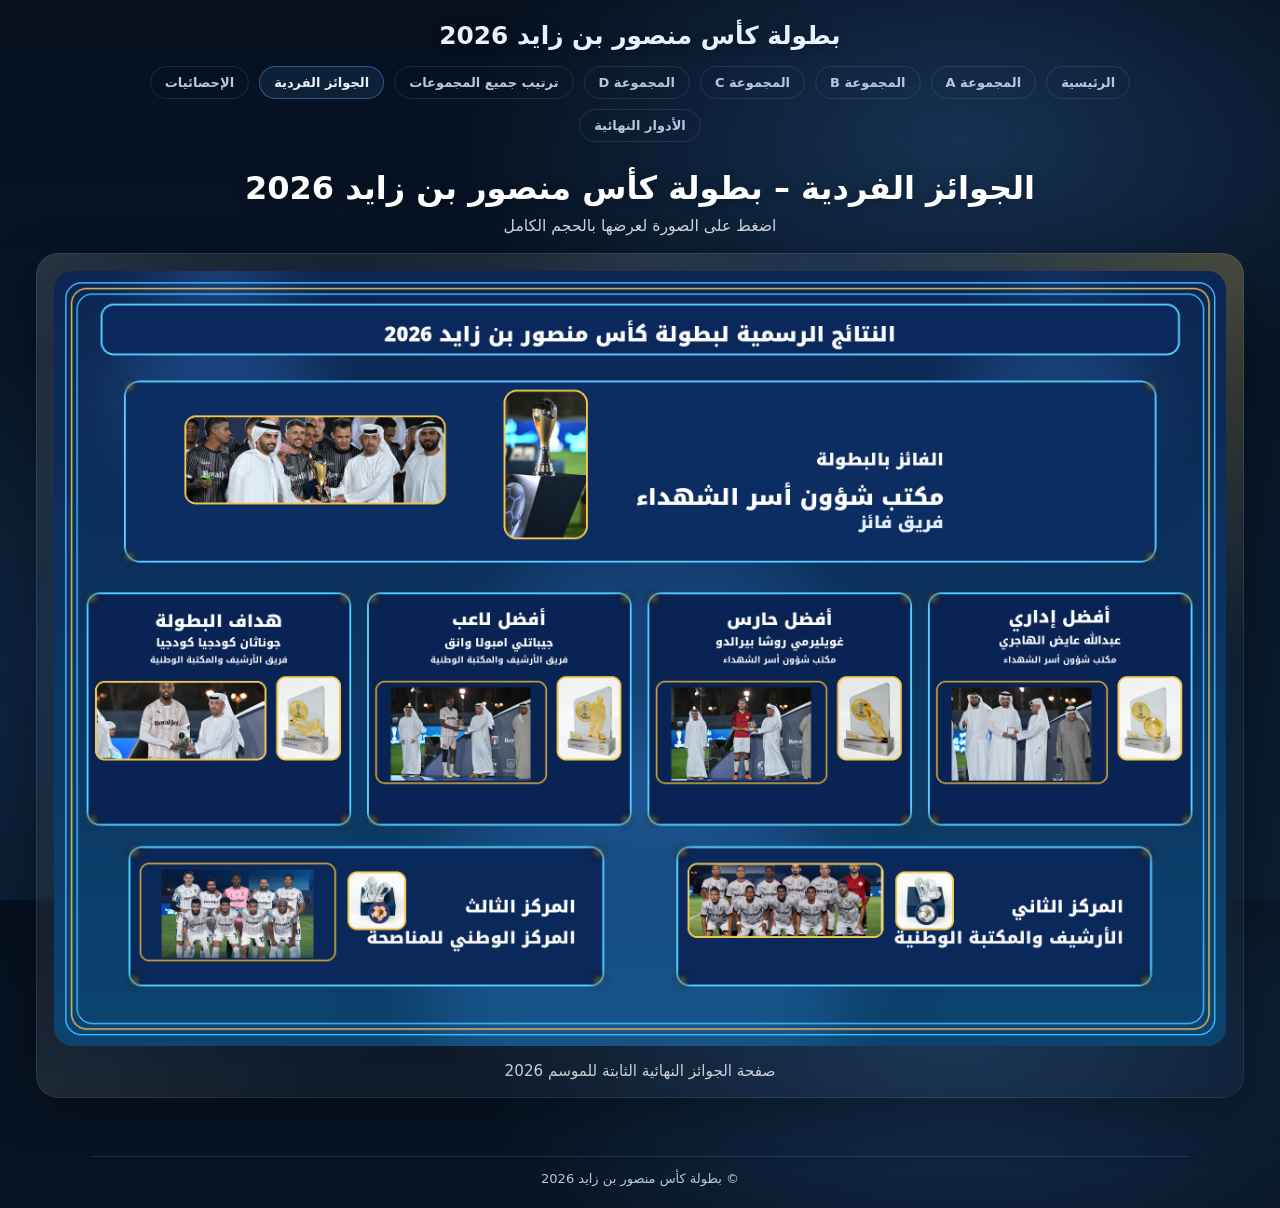
<file: awards.html>
<!DOCTYPE html>
<html lang="ar" dir="rtl">
<head>
  <meta charset="UTF-8" />
  <meta name="viewport" content="width=device-width, initial-scale=1.0" />
  <title>الجوائز الفردية - بطولة كأس منصور بن زايد 2026</title>

  <link rel="stylesheet" href="assets/css/style.css" />
  <link rel="manifest" href="manifest.webmanifest">
  <meta name="theme-color" content="#0b1f3a">
  <meta name="apple-mobile-web-app-capable" content="yes">
  <meta name="apple-mobile-web-app-status-bar-style" content="default">
  <meta name="apple-mobile-web-app-title" content="كأس منصور">
  <link rel="apple-touch-icon" href="assets/icons/apple-touch-icon.png">

  <style>
    .awards-page{
      min-height: 100vh;
      padding: 28px 18px 40px;
      box-sizing: border-box;
    }

    .awards-shell{
      max-width: 1500px;
      margin: 0 auto;
    }

    .awards-head{
      text-align: center;
      margin-bottom: 22px;
    }

    .awards-title{
      color: #fff;
      font-size: 2rem;
      font-weight: 800;
      margin: 0 0 10px;
      text-shadow: 0 2px 12px rgba(0,0,0,.35);
    }

    .awards-subtitle{
      color: rgba(255,255,255,.82);
      font-size: 1rem;
      margin: 0;
    }

    .awards-frame{
      position: relative;
      border-radius: 22px;
      overflow: hidden;
      padding: 18px;
      background:
        linear-gradient(135deg, rgba(255,255,255,.06), rgba(255,255,255,.02)),
        radial-gradient(circle at top right, rgba(215,171,63,.18), transparent 28%),
        radial-gradient(circle at top left, rgba(255,255,255,.08), transparent 22%);
      box-shadow:
        0 16px 50px rgba(0,0,0,.35),
        inset 0 0 0 1px rgba(255,255,255,.08);
      backdrop-filter: blur(4px);
    }

    .awards-glow{
      position: absolute;
      inset: 0;
      pointer-events: none;
      background:
        radial-gradient(circle at 50% 0%, rgba(255,255,255,.08), transparent 35%),
        radial-gradient(circle at 100% 0%, rgba(215,171,63,.10), transparent 25%),
        radial-gradient(circle at 0% 100%, rgba(255,255,255,.05), transparent 20%);
    }

    .awards-image-wrap{
      position: relative;
      border-radius: 18px;
      overflow: hidden;
      background: rgba(255,255,255,.02);
    }

    .awards-image{
      display: block;
      width: 100%;
      height: auto;
      border-radius: 18px;
      cursor: zoom-in;
      transition: transform .25s ease, box-shadow .25s ease;
      box-shadow: 0 18px 44px rgba(0,0,0,.32);
    }

    .awards-image:hover{
      transform: scale(1.01);
      box-shadow: 0 24px 56px rgba(0,0,0,.4);
    }

    .awards-note{
      text-align: center;
      margin-top: 16px;
      color: rgba(255,255,255,.78);
      font-size: .95rem;
    }

    .popup{
      display: none;
      position: fixed;
      inset: 0;
      background: rgba(4, 10, 22, .94);
      align-items: center;
      justify-content: center;
      z-index: 99999;
      padding: 24px;
      box-sizing: border-box;
      cursor: zoom-out;
    }

    .popup-content{
      position: relative;
      max-width: 96vw;
      max-height: 94vh;
      display: flex;
      align-items: center;
      justify-content: center;
    }

    .popup img{
      display: block;
      max-width: 96vw;
      max-height: 94vh;
      width: auto;
      height: auto;
      border-radius: 14px;
      box-shadow: 0 24px 80px rgba(0,0,0,.6);
      background: #111;
    }

    .popup-close{
      position: absolute;
      top: -10px;
      left: -10px;
      width: 42px;
      height: 42px;
      border: none;
      border-radius: 50%;
      background: rgba(255,255,255,.14);
      color: #fff;
      font-size: 24px;
      line-height: 42px;
      cursor: pointer;
      box-shadow: 0 10px 24px rgba(0,0,0,.28);
    }

    .popup-close:hover{
      background: rgba(255,255,255,.22);
    }

    @media (max-width: 900px){
      .awards-title{
        font-size: 1.55rem;
      }

      .awards-page{
        padding: 18px 10px 28px;
      }

      .awards-frame{
        padding: 10px;
        border-radius: 16px;
      }

      .awards-image,
      .awards-image-wrap{
        border-radius: 12px;
      }

      .popup{
        padding: 10px;
      }

      .popup-close{
        top: 8px;
        left: 8px;
      }
    }

    /* ===== دمج صفحة الجوائز مع سيمة الموقع ===== */
    .site-header{
      width: min(1100px, 92vw);
      margin: 0 auto 16px;
      padding-top: 10px;
    }

    .header-inner{
      text-align: center;
      margin-bottom: 14px;
    }

    .site-title{
      margin: 0 auto;
      color: #e8f1ff;
      font-family: system-ui, -apple-system, "Segoe UI", Tahoma, Arial, sans-serif;
      font-size: clamp(1.05rem, 2.1vw, 1.55rem);
      font-weight: 800;
      line-height: 1.28;
      letter-spacing: 0;
      text-align: center;
      text-shadow: 0 2px 12px rgba(0,0,0,.28);
      max-width: 92%;
    }

    .site-header .nav{
      display:flex;
      gap:10px;
      flex-wrap:wrap;
      justify-content:center;
    }

    .site-header .nav-link{
      padding:8px 14px;
      border:1px solid rgba(255,255,255,.10);
      border-radius:999px;
      color:#b8c7dd;
      font-weight:700;
      font-size:13px;
      background: transparent;
    }

    .site-header .nav-link:hover,
    .site-header .nav-link[aria-current="page"]{
      color:#e8f1ff;
      border-color:rgba(74,163,255,.45);
      background:rgba(74,163,255,.10);
    }

    .awards-page{
      min-height: 100vh;
      padding: 10px 18px 40px;
      box-sizing: border-box;
    }

    .awards-head{
      text-align: center;
      margin-bottom: 18px;
    }

    .awards-title{
      color: #fff;
      font-family: system-ui, -apple-system, "Segoe UI", Tahoma, Arial, sans-serif;
      font-size: clamp(1.35rem, 2.6vw, 2rem);
      font-weight: 800;
      line-height: 1.25;
      margin: 0 0 8px;
      text-shadow: 0 2px 12px rgba(0,0,0,.30);
      max-width: 980px;
      margin-inline: auto;
    }

    .awards-subtitle{
      color: rgba(255,255,255,.82);
      font-size: .98rem;
      margin: 0;
      text-align:center;
    }

    .site-footer{
      width: min(1100px, 92vw);
      margin: 18px auto 0;
      border-top: 1px solid rgba(255,255,255,.10);
    }

    .footer-inner{
      color: #b8c7dd;
      padding: 14px 16px 22px;
      text-align: center;
      font-size: 13px;
    }

    @media (max-width: 900px){
      .site-title{
        font-size: 1.05rem;
        line-height: 1.28;
      }

      .awards-title{
        font-size: 1.05rem;
        line-height: 1.35;
        max-width: 92%;
      }

      .awards-subtitle{
        font-size: .92rem;
      }
    }

    @media (max-width: 640px){
      .site-header{
        width: min(96vw, 1100px);
        margin-bottom: 12px;
      }

      .site-title{
        font-size: .92rem;
        line-height: 1.3;
        max-width: 88%;
      }

      .site-header .nav{
        gap:8px;
      }

      .site-header .nav-link{
        font-size:12px;
        padding:7px 12px;
      }

      .awards-page{
        padding: 8px 10px 28px;
      }

      .awards-head{
        margin-bottom: 14px;
      }

      .awards-title{
        font-size: .95rem;
        line-height: 1.4;
        margin-bottom: 8px;
      }

      .awards-subtitle{
        font-size: .85rem;
      }

      .awards-note{
        font-size: .88rem;
      }
    }

  </style>
</head>

<body class="awards-page" data-page="awards">
  <header class="site-header">
    <div class="header-inner">
      <h1 class="site-title">بطولة كأس منصور بن زايد 2026</h1>
    </div>

    <nav class="nav">
      <a class="nav-link" href="index.html">الرئيسية</a>
      <a class="nav-link" href="group.html?g=A">المجموعة A</a>
      <a class="nav-link" href="group.html?g=B">المجموعة B</a>
      <a class="nav-link" href="group.html?g=C">المجموعة C</a>
      <a class="nav-link" href="group.html?g=D">المجموعة D</a>
      <a class="nav-link" href="groups_all.html">ترتيب جميع المجموعات</a>
      <a class="nav-link" href="awards.html" aria-current="page">الجوائز الفردية</a>
      <a class="nav-link" href="stats.html">الإحصائيات</a>
      <a class="nav-link" href="knockout.html">الأدوار النهائية</a>
    </nav>
  </header>

  <main class="awards-page">
    <div class="awards-shell">
      <div class="awards-head">
        <h2 class="awards-title">الجوائز الفردية – بطولة كأس منصور بن زايد 2026</h2>
        <p class="awards-subtitle">اضغط على الصورة لعرضها بالحجم الكامل</p>
      </div>

      <section class="awards-frame">
        <div class="awards-glow"></div>

        <div class="awards-image-wrap">
          <img
            src="assets/img/awards2026.jpg"
            alt="الجوائز الفردية لبطولة كأس منصور بن زايد 2026"
            class="awards-image"
            onclick="openPopup()"
          />
        </div>

        <div class="awards-note">
          صفحة الجوائز النهائية الثابتة للموسم 2026
        </div>
      </section>
    </div>
  </main>

  <div class="popup" id="popup" onclick="closePopup(event)">
    <div class="popup-content" onclick="event.stopPropagation()">
      <button class="popup-close" type="button" aria-label="إغلاق" onclick="closePopup(event)">×</button>
      <img
        src="assets/img/awards2026.jpg"
        alt="الجوائز الفردية لبطولة كأس منصور بن زايد 2026 بالحجم الكامل"
      />
    </div>
  </div>

  <footer class="site-footer">
    <div class="footer-inner">© بطولة كأس منصور بن زايد 2026</div>
  </footer>

  <script>
    function openPopup(){
      const popup = document.getElementById("popup");
      if (popup) popup.style.display = "flex";
      document.body.style.overflow = "hidden";
    }

    function closePopup(event){
      if (event) event.stopPropagation();
      const popup = document.getElementById("popup");
      if (popup) popup.style.display = "none";
      document.body.style.overflow = "";
    }

    document.addEventListener("keydown", function(e){
      if(e.key === "Escape"){
        closePopup();
      }
    });
  </script>
</body>
</html>
</file>
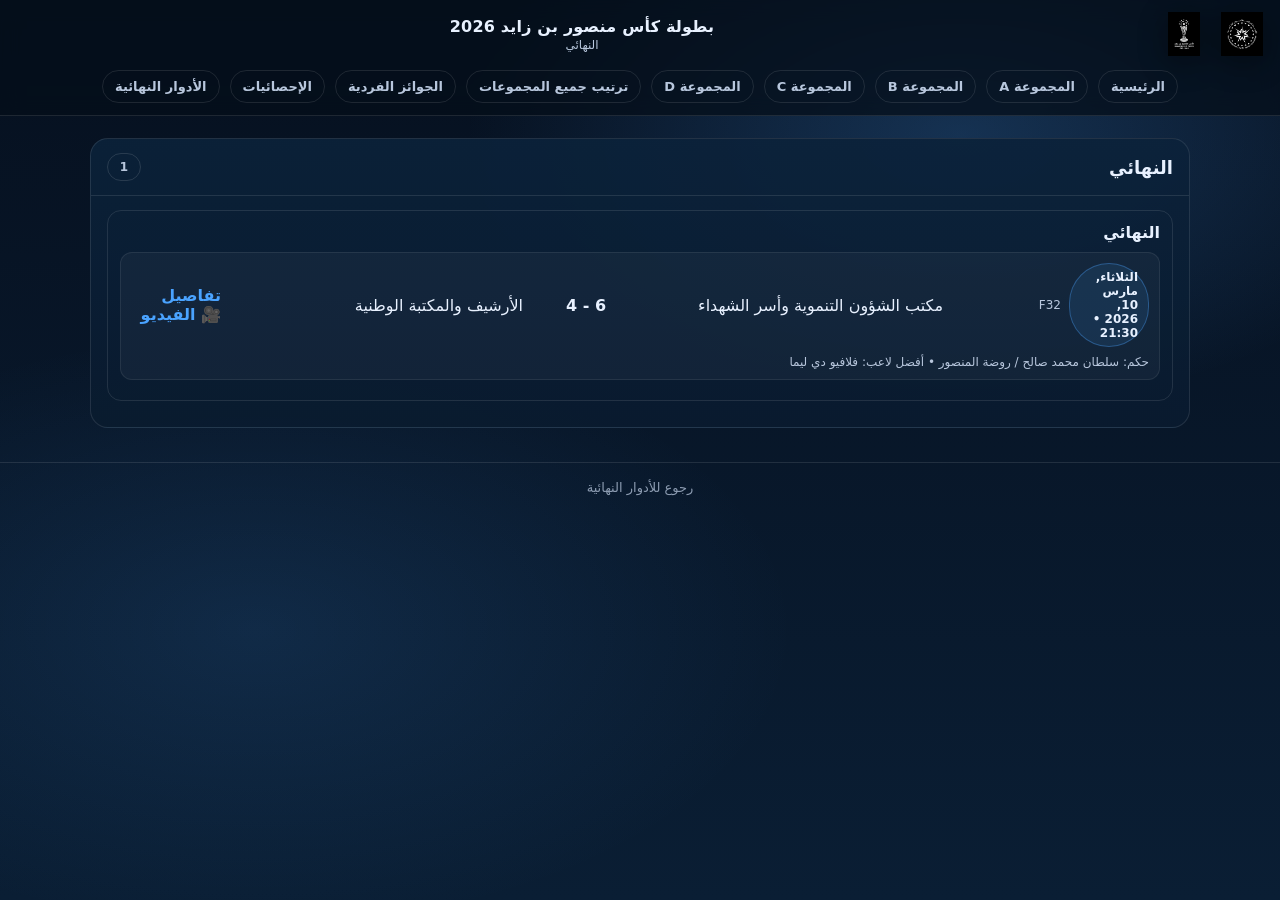
<file: final.html>
<!doctype html>
<html lang="ar" dir="rtl">
<head>
  <meta charset="utf-8" />
  <meta name="viewport" content="width=device-width,initial-scale=1" />
  <title>النهائي</title>
  <link rel="icon" type="image/png" href="assets/img/logo-tournament.png">
  <link rel="stylesheet" href="assets/css/style.css" />
  <link rel="manifest" href="manifest.webmanifest">
  <meta name="theme-color" content="#0b1f3a">
  <meta name="apple-mobile-web-app-capable" content="yes">
  <meta name="apple-mobile-web-app-status-bar-style" content="default">
  <meta name="apple-mobile-web-app-title" content="كأس منصور">
  <link rel="apple-touch-icon" href="assets/icons/apple-touch-icon.png">
</head>
<body id="page">
<header class="topbar">
  <div class="topbar-logos">
    <img class="logo" src="assets/img/logo-committee-white.png" alt="شعار اللجنة" />
  </div>
  <div class="brand">
    <div class="brand-title">بطولة كأس منصور بن زايد 2026</div>
    <div class="brand-sub" id="pageSub">النهائي</div>
  </div>
  <div class="topbar-logos">
    <img class="logo" src="assets/img/logo-cup-white.png" alt="شعار البطولة" />
  </div>
  <nav class="nav">
    <a class="nav-link" href="index.html">الرئيسية</a>
    <a class="nav-link" href="group.html?g=A">المجموعة A</a>
    <a class="nav-link" href="group.html?g=B">المجموعة B</a>
    <a class="nav-link" href="group.html?g=C">المجموعة C</a>
    <a class="nav-link" href="group.html?g=D">المجموعة D</a>
    <a class="nav-link" href="groups_all.html">ترتيب جميع المجموعات</a>
    <a class="nav-link" href="awards.html">الجوائز الفردية</a>
    <a class="nav-link" href="stats.html">الإحصائيات</a>
    <a class="nav-link" href="knockout.html">الأدوار النهائية</a>
  </nav>
</header>

<main class="container">
  <section class="card">
    <div class="card-h">
      <h2 id="stageTitle">النهائي</h2>
      <div class="badge" id="matchesCount">0</div>
    </div>
    <div class="card-b" id="matchesByRound"></div>
    <div id="loadError" class="note hidden"></div>
  </section>
</main>

<footer class="footer">
  <a class="muted" href="knockout.html">رجوع للأدوار النهائية</a>
</footer>

<script src="assets/js/main.js"></script>
<script>
  CupApp.initStage("F", "النهائي");
</script>
<script>
  if ("serviceWorker" in navigator) {
    window.addEventListener("load", function () {
      navigator.serviceWorker.register("service-worker.js")
        .then(function () { console.log("PWA ready"); })
        .catch(function (err) { console.error("SW registration failed:", err); });
    });
  }
</script>
</body>
</html>
</file>
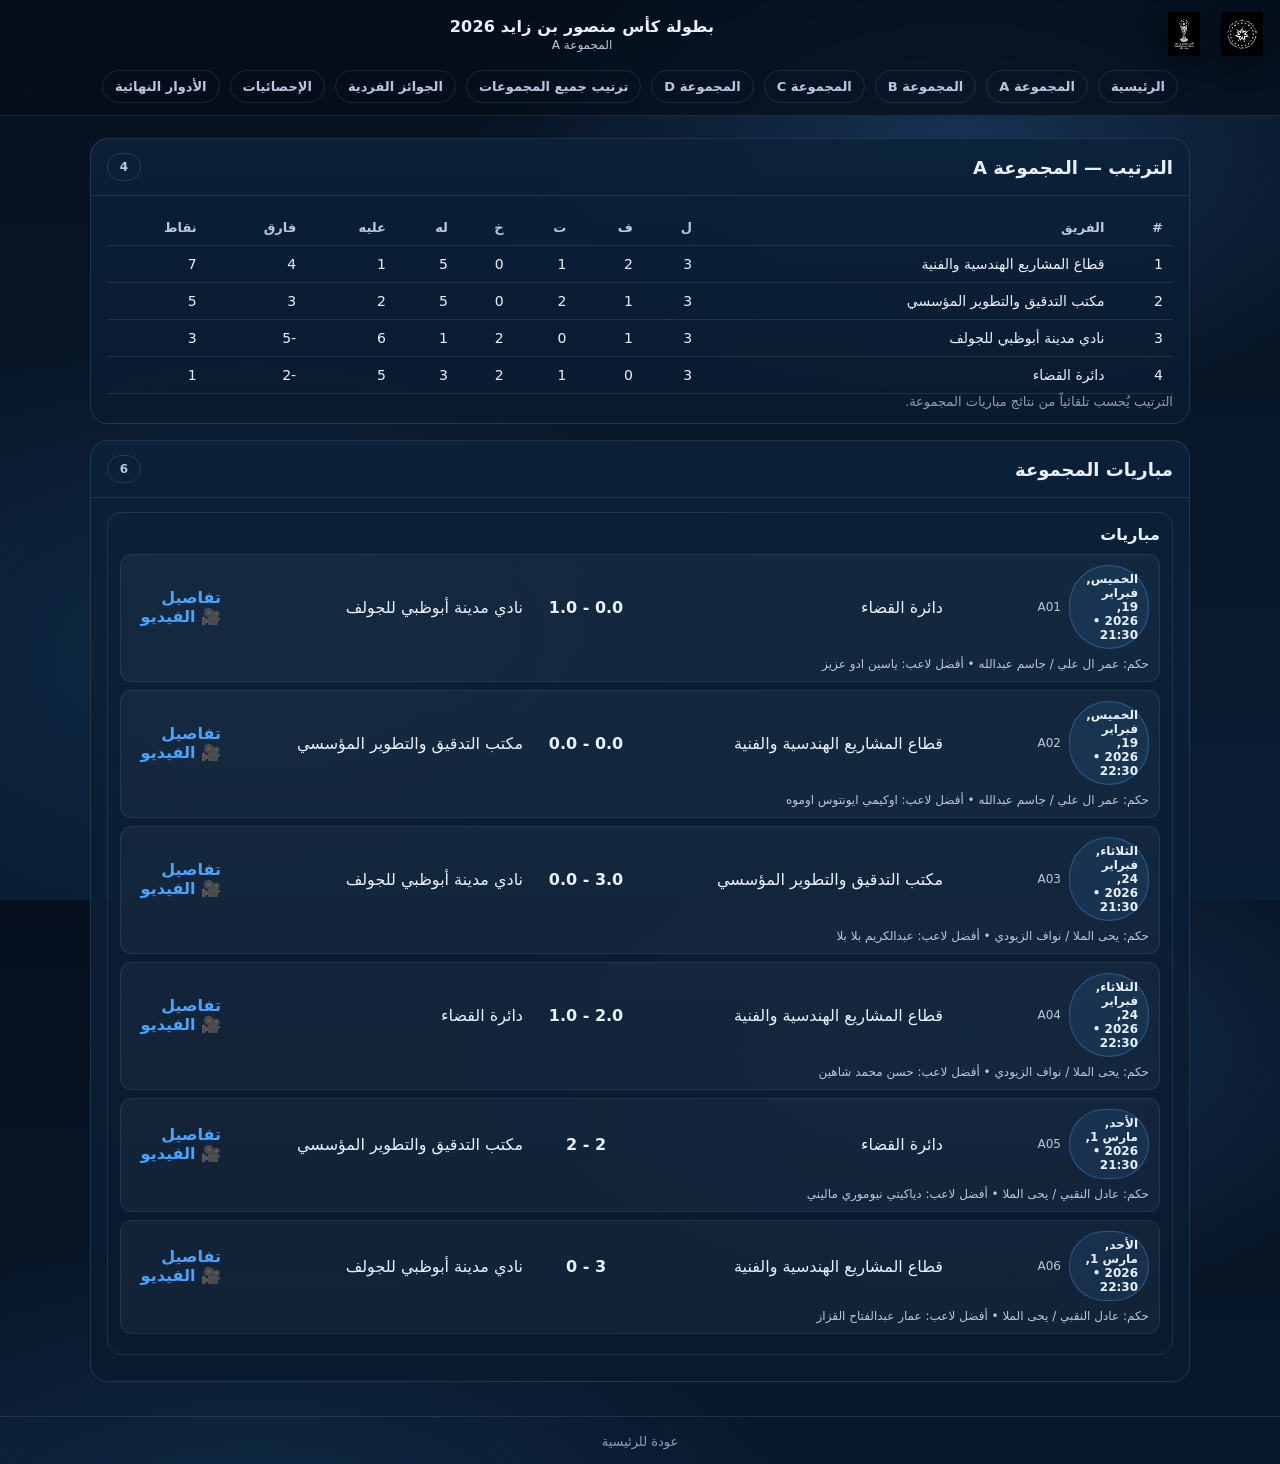
<file: group.html>
<!doctype html>
<html lang="ar" dir="rtl">
<head>
  <meta charset="utf-8" />
  <meta name="viewport" content="width=device-width,initial-scale=1" />
  <title>المجموعة</title>
  <link rel="icon" type="image/png" href="assets/img/logo-tournament.png">
  <link rel="stylesheet" href="assets/css/style.css" />
  <link rel="manifest" href="manifest.webmanifest">
  <meta name="theme-color" content="#0b1f3a">
  <meta name="apple-mobile-web-app-capable" content="yes">
  <meta name="apple-mobile-web-app-status-bar-style" content="default">
  <meta name="apple-mobile-web-app-title" content="كأس منصور">
  <link rel="apple-touch-icon" href="assets/icons/apple-touch-icon.png">
</head>
<body id="page">
<header class="topbar">
  <div class="topbar-logos">
    <img class="logo" src="assets/img/logo-committee-white.png" alt="شعار اللجنة" />
  </div>
  <div class="brand">
    <div class="brand-title">بطولة كأس منصور بن زايد 2026</div>
    <div class="brand-sub" id="pageSub">المجموعة</div>
  </div>
  <div class="topbar-logos">
    <img class="logo" src="assets/img/logo-cup-white.png" alt="شعار البطولة" />
  </div>
  <nav class="nav">
    <a class="nav-link" href="index.html">الرئيسية</a>
    <a class="nav-link" href="group.html?g=A">المجموعة A</a>
    <a class="nav-link" href="group.html?g=B">المجموعة B</a>
    <a class="nav-link" href="group.html?g=C">المجموعة C</a>
    <a class="nav-link" href="group.html?g=D">المجموعة D</a>
    <a class="nav-link" href="groups_all.html">ترتيب جميع المجموعات</a>
    <a class="nav-link" href="awards.html">الجوائز الفردية</a>
    <a class="nav-link" href="stats.html">الإحصائيات</a>
    <a class="nav-link" href="knockout.html">الأدوار النهائية</a>
  </nav>
</header>

<main class="container">
  <section class="card">
    <div class="card-h">
      <h2 id="grpTitle">ترتيب المجموعة</h2>
      <div class="badge" id="grpBadge">0</div>
    </div>
    <div class="card-b table-wrap">
      <table class="table" id="tblStandings">
        <thead>
          <tr>
            <th>#</th>
            <th>الفريق</th>
            <th>ل</th>
            <th>ف</th>
            <th>ت</th>
            <th>خ</th>
            <th>له</th>
            <th>عليه</th>
            <th>فارق</th>
            <th>نقاط</th>
          </tr>
        </thead>
        <tbody></tbody>
      </table>
      <div class="muted small">الترتيب يُحسب تلقائياً من نتائج مباريات المجموعة.</div>
      <div id="loadError" class="note hidden"></div>
    </div>
  </section>

  <section class="card">
    <div class="card-h">
      <h2>مباريات المجموعة</h2>
      <div class="badge" id="matchesCount">0</div>
    </div>
    <div class="card-b" id="matchesByRound"></div>
  </section>
</main>

<footer class="footer">
  <a class="muted" href="index.html">عودة للرئيسية</a>
</footer>

<script src="assets/js/main.js"></script>
<script>
  CupApp.initGroup();
</script>
<script>
  if ("serviceWorker" in navigator) {
    window.addEventListener("load", function () {
      navigator.serviceWorker.register("service-worker.js")
        .then(function () { console.log("PWA ready"); })
        .catch(function (err) { console.error("SW registration failed:", err); });
    });
  }
</script>
</body>
</html>
</file>
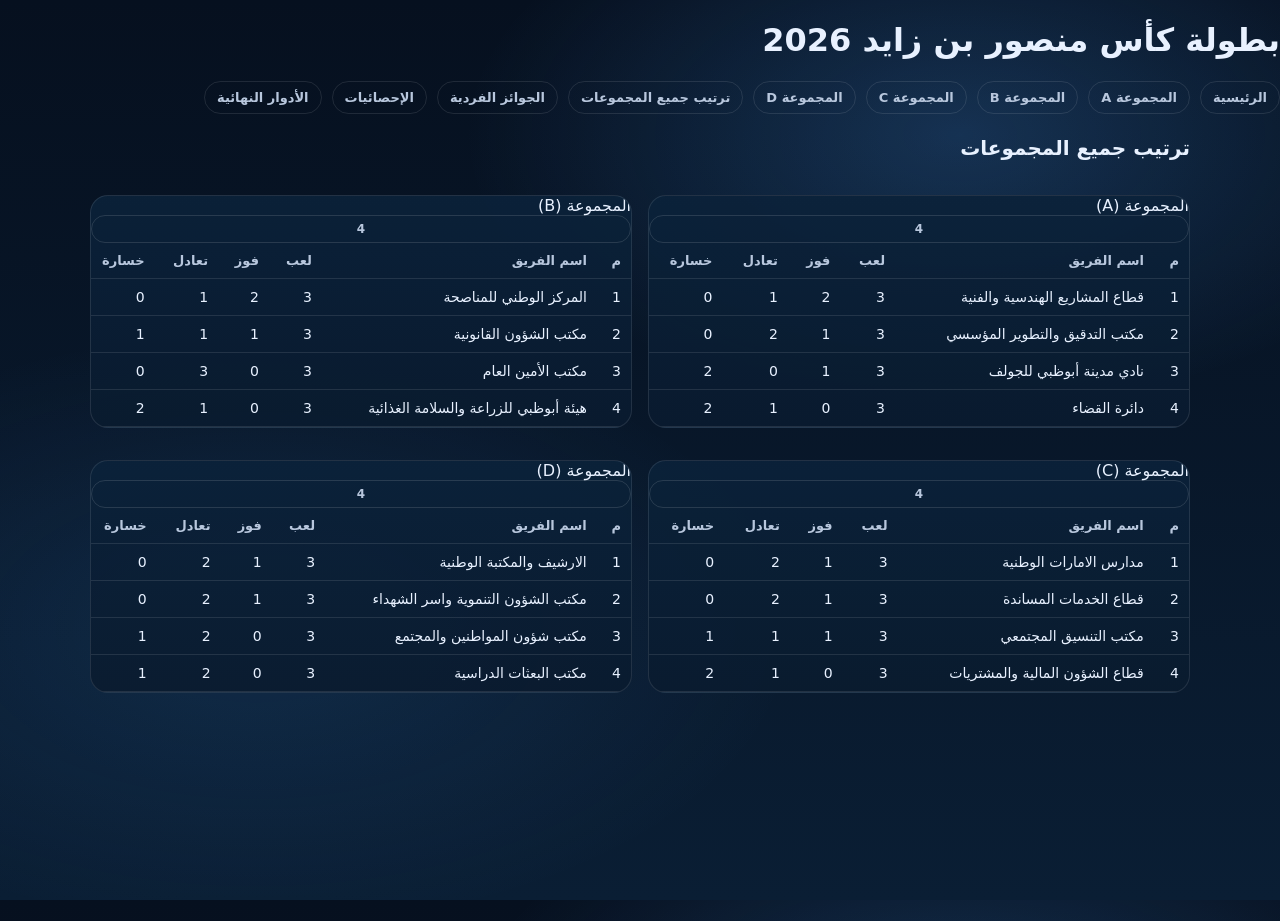
<file: groups_all.html>
<!DOCTYPE html>
<html lang="ar" dir="rtl">
<head>
  <meta charset="UTF-8" />
  <meta name="viewport" content="width=device-width, initial-scale=1.0" />
  <title>بطولة كأس منصور بن زايد 2026</title>
  <link rel="stylesheet" href="assets/css/style.css" />
  <link rel="manifest" href="manifest.webmanifest">
  <meta name="theme-color" content="#0b1f3a">
  <meta name="apple-mobile-web-app-capable" content="yes">
  <meta name="apple-mobile-web-app-status-bar-style" content="default">
  <meta name="apple-mobile-web-app-title" content="كأس منصور">
  <link rel="apple-touch-icon" href="assets/icons/apple-touch-icon.png">
</head>

<body>
  <header class="site-header">
    <div class="header-inner">
      <h1 class="site-title">بطولة كأس منصور بن زايد 2026</h1>
    </div>
    <nav class="nav">
    <a class="nav-link" href="index.html">الرئيسية</a>
    <a class="nav-link" href="group.html?g=A">المجموعة A</a>
    <a class="nav-link" href="group.html?g=B">المجموعة B</a>
    <a class="nav-link" href="group.html?g=C">المجموعة C</a>
    <a class="nav-link" href="group.html?g=D">المجموعة D</a>
    <a class="nav-link" href="groups_all.html">ترتيب جميع المجموعات</a>
    <a class="nav-link" href="awards.html">الجوائز الفردية</a>
    <a class="nav-link" href="stats.html">الإحصائيات</a>
    <a class="nav-link" href="knockout.html">الأدوار النهائية</a>
  </nav>
  </header>

  <main class="container">
    <div class="page-head">
      <h2 class="page-title">ترتيب جميع المجموعات</h2>
      <div id="loadError" class="alert hidden"></div>
    </div>

    <div class="grid-2">
      
      <section class="card" id="grp_A">
        <div class="card-head">
          <div class="card-title">المجموعة (A)</div>
          <div class="badge">0</div>
        </div>
        <div class="table-wrap">
          <table class="table">
            <thead>
              <tr>
                <th>م</th>
                <th>اسم الفريق</th>
                <th>لعب</th>
                <th>فوز</th>
                <th>تعادل</th>
                <th>خسارة</th>
                <th>له</th>
                <th>عليه</th>
                <th>الفرق</th>
                <th>النقاط</th>
              </tr>
            </thead>
            <tbody></tbody>
          </table>
        </div>
      </section>
    
      <section class="card" id="grp_B">
        <div class="card-head">
          <div class="card-title">المجموعة (B)</div>
          <div class="badge">0</div>
        </div>
        <div class="table-wrap">
          <table class="table">
            <thead>
              <tr>
                <th>م</th>
                <th>اسم الفريق</th>
                <th>لعب</th>
                <th>فوز</th>
                <th>تعادل</th>
                <th>خسارة</th>
                <th>له</th>
                <th>عليه</th>
                <th>الفرق</th>
                <th>النقاط</th>
              </tr>
            </thead>
            <tbody></tbody>
          </table>
        </div>
      </section>
    
      <section class="card" id="grp_C">
        <div class="card-head">
          <div class="card-title">المجموعة (C)</div>
          <div class="badge">0</div>
        </div>
        <div class="table-wrap">
          <table class="table">
            <thead>
              <tr>
                <th>م</th>
                <th>اسم الفريق</th>
                <th>لعب</th>
                <th>فوز</th>
                <th>تعادل</th>
                <th>خسارة</th>
                <th>له</th>
                <th>عليه</th>
                <th>الفرق</th>
                <th>النقاط</th>
              </tr>
            </thead>
            <tbody></tbody>
          </table>
        </div>
      </section>
    
      <section class="card" id="grp_D">
        <div class="card-head">
          <div class="card-title">المجموعة (D)</div>
          <div class="badge">0</div>
        </div>
        <div class="table-wrap">
          <table class="table">
            <thead>
              <tr>
                <th>م</th>
                <th>اسم الفريق</th>
                <th>لعب</th>
                <th>فوز</th>
                <th>تعادل</th>
                <th>خسارة</th>
                <th>له</th>
                <th>عليه</th>
                <th>الفرق</th>
                <th>النقاط</th>
              </tr>
            </thead>
            <tbody></tbody>
          </table>
        </div>
      </section>
    
    </div>
  </main>

  <script src="assets/js/main.js"></script>
  <script src="assets/js/groups_all.js"></script>
  <script>
  if ("serviceWorker" in navigator) {
    window.addEventListener("load", function () {
      navigator.serviceWorker.register("service-worker.js")
        .then(function () { console.log("PWA ready"); })
        .catch(function (err) { console.error("SW registration failed:", err); });
    });
  }
</script>
</body>
</html>
</file>
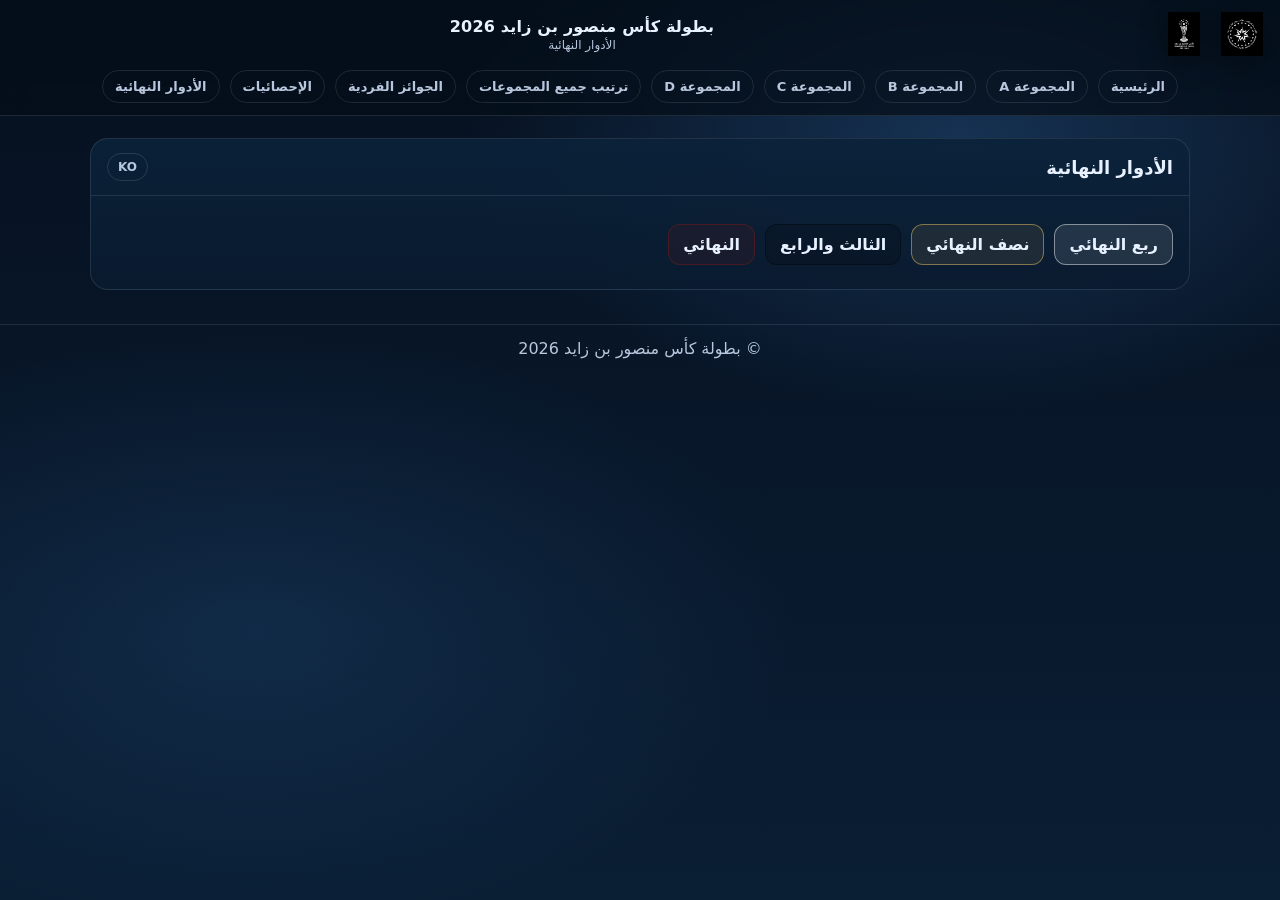
<file: knockout.html>
<!doctype html>
<html lang="ar" dir="rtl">
<head>
  <meta charset="utf-8" />
  <meta name="viewport" content="width=device-width,initial-scale=1" />
  <title>الأدوار النهائية</title>
  <link rel="icon" type="image/png" href="assets/img/logo-tournament.png">
  <link rel="stylesheet" href="assets/css/style.css" />
  <link rel="manifest" href="manifest.webmanifest">
  <meta name="theme-color" content="#0b1f3a">
  <meta name="apple-mobile-web-app-capable" content="yes">
  <meta name="apple-mobile-web-app-status-bar-style" content="default">
  <meta name="apple-mobile-web-app-title" content="كأس منصور">
  <link rel="apple-touch-icon" href="assets/icons/apple-touch-icon.png">
</head>
<body id="page">
<header class="topbar">
  <div class="topbar-logos">
    <img class="logo" src="assets/img/logo-committee-white.png" alt="شعار اللجنة" />
  </div>
  <div class="brand">
    <div class="brand-title">بطولة كأس منصور بن زايد 2026</div>
    <div class="brand-sub" id="pageSub">الأدوار النهائية</div>
  </div>
  <div class="topbar-logos">
    <img class="logo" src="assets/img/logo-cup-white.png" alt="شعار البطولة" />
  </div>
  <nav class="nav">
    <a class="nav-link" href="index.html">الرئيسية</a>
    <a class="nav-link" href="group.html?g=A">المجموعة A</a>
    <a class="nav-link" href="group.html?g=B">المجموعة B</a>
    <a class="nav-link" href="group.html?g=C">المجموعة C</a>
    <a class="nav-link" href="group.html?g=D">المجموعة D</a>
    <a class="nav-link" href="groups_all.html">ترتيب جميع المجموعات</a>
    <a class="nav-link" href="awards.html">الجوائز الفردية</a>
    <a class="nav-link" href="stats.html">الإحصائيات</a>
    <a class="nav-link" href="knockout.html">الأدوار النهائية</a>
  </nav>
</header>

<main class="container">
  <section class="card">
    <div class="card-h">
      <h2>الأدوار النهائية</h2>
      <div class="badge">KO</div>
    </div>
    <div class="card-b">
      <div class="btn-row">
        <a class="btn btn-ga" href="qf.html">ربع النهائي</a>
        <a class="btn btn-gb" href="sf.html">نصف النهائي</a>
        <a class="btn btn-gc" href="tp.html">الثالث والرابع</a>
        <a class="btn btn-gd" href="final.html">النهائي</a>
      </div>
      <div class="muted small" style="margin-top:10px">
       
      </div>
    </div>
  </section>
</main>

<footer class="footer">© بطولة كأس منصور بن زايد 2026</footer>

<script src="assets/js/main.js"></script>
<script> CupApp.initKnockout(); </script>
<script>
  if ("serviceWorker" in navigator) {
    window.addEventListener("load", function () {
      navigator.serviceWorker.register("service-worker.js")
        .then(function () { console.log("PWA ready"); })
        .catch(function (err) { console.error("SW registration failed:", err); });
    });
  }
</script>
</body>
</html>
</file>
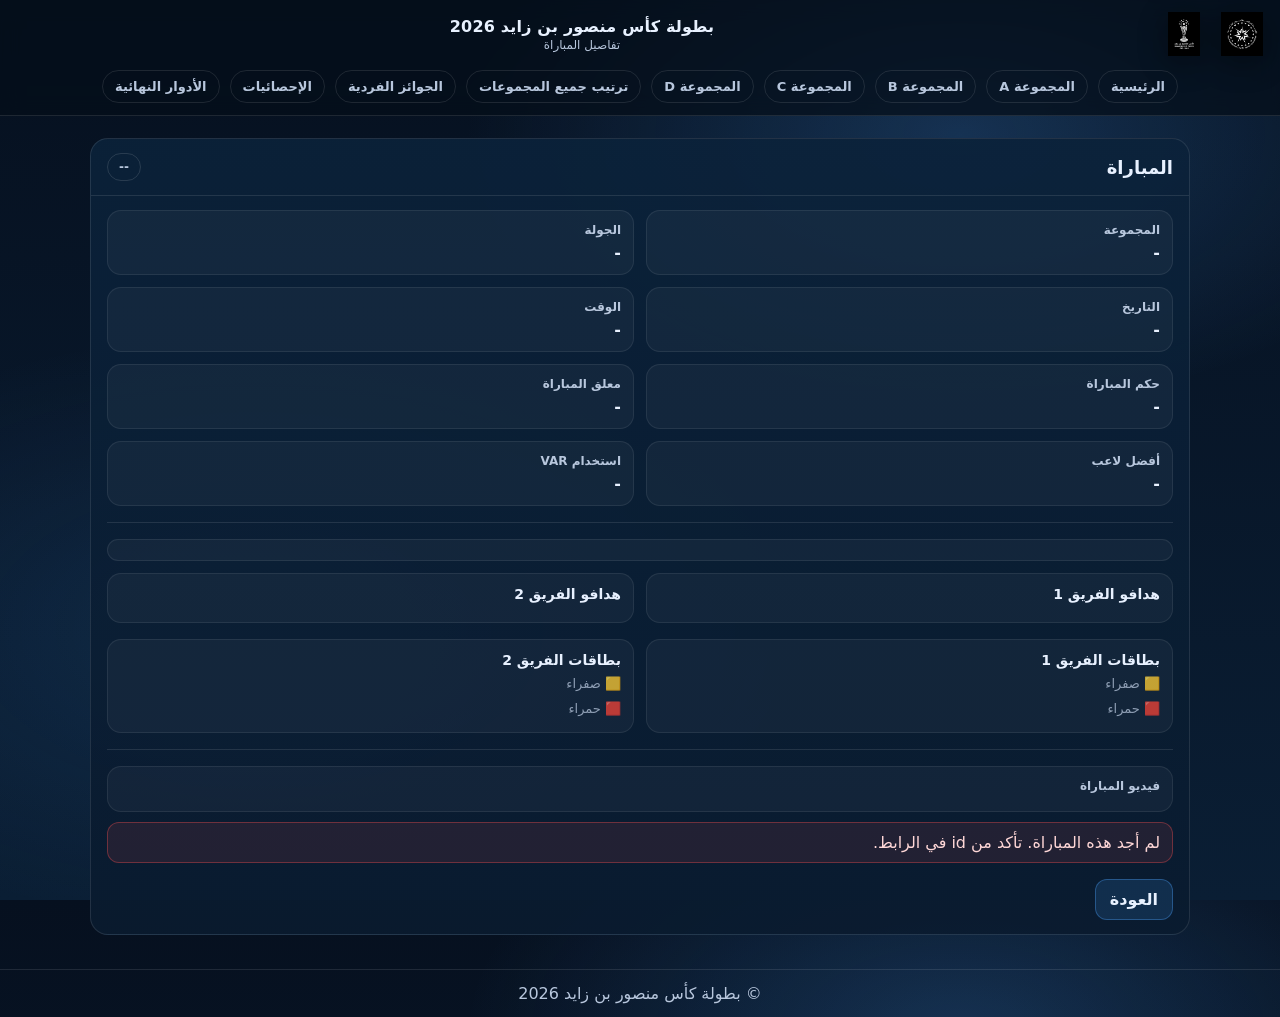
<file: match.html>
<!doctype html>
<html lang="ar" dir="rtl">
<head>
  <meta charset="utf-8" />
  <meta name="viewport" content="width=device-width,initial-scale=1" />
  <title>تفاصيل المباراة</title>
  <link rel="icon" type="image/png" href="assets/img/logo-tournament.png">
  <link rel="stylesheet" href="assets/css/style.css" />
  <link rel="manifest" href="manifest.webmanifest">
  <meta name="theme-color" content="#0b1f3a">
  <meta name="apple-mobile-web-app-capable" content="yes">
  <meta name="apple-mobile-web-app-status-bar-style" content="default">
  <meta name="apple-mobile-web-app-title" content="كأس منصور">
  <link rel="apple-touch-icon" href="assets/icons/apple-touch-icon.png">
</head>
<body id="page">
<header class="topbar">
  <div class="topbar-logos">
    <img class="logo" src="assets/img/logo-committee-white.png" alt="شعار اللجنة" />
  </div>
  <div class="brand">
    <div class="brand-title">بطولة كأس منصور بن زايد 2026</div>
    <div class="brand-sub">تفاصيل المباراة</div>
  </div>
  <div class="topbar-logos">
    <img class="logo" src="assets/img/logo-cup-white.png" alt="شعار البطولة" />
  </div>
  <nav class="nav">
    <a class="nav-link" href="index.html">الرئيسية</a>
    <a class="nav-link" href="group.html?g=A">المجموعة A</a>
    <a class="nav-link" href="group.html?g=B">المجموعة B</a>
    <a class="nav-link" href="group.html?g=C">المجموعة C</a>
    <a class="nav-link" href="group.html?g=D">المجموعة D</a>
    <a class="nav-link" href="groups_all.html">ترتيب جميع المجموعات</a>
    <a class="nav-link" href="awards.html">الجوائز الفردية</a>
    <a class="nav-link" href="stats.html">الإحصائيات</a>
    <a class="nav-link" href="knockout.html">الأدوار النهائية</a>
  </nav>
</header>

<main class="container">
  <section class="card">
    <div class="card-h">
      <h2 id="matchTitle">المباراة</h2>
      <div class="badge" id="matchCode">--</div>
    </div>
    <div class="card-b">
      <div class="grid2">
        <div class="kv">
          <div class="k">المجموعة</div>
          <div class="v" id="matchGroup">-</div>
        </div>
        <div class="kv">
          <div class="k">الجولة</div>
          <div class="v" id="matchRound">-</div>
        </div>
        <div class="kv">
          <div class="k">التاريخ</div>
          <div class="v" id="matchDate">-</div>
        </div>
        <div class="kv">
          <div class="k">الوقت</div>
          <div class="v" id="matchTime">-</div>
        </div>
        <div class="kv">
          <div class="k">حكم المباراة</div>
          <div class="v" id="matchRef">-</div>
        </div>
        <div class="kv">
          <div class="k">معلق المباراة</div>
          <div class="v" id="matchComm">-</div>
        </div>
        <div class="kv">
          <div class="k">أفضل لاعب</div>
          <div class="v" id="matchPOM">-</div>
        </div>
        <div class="kv">
          <div class="k">استخدام VAR</div>
          <div class="v" id="matchVAR">-</div>
        </div>
      </div>

      <hr class="sep" />

      <div class="scoreline" id="scoreLine"></div>

      <div class="goals">
        <div class="goals-col">
          <h3>هدافو الفريق 1</h3>
          <ul id="goals1"></ul>
        </div>
        <div class="goals-col">
          <h3>هدافو الفريق 2</h3>
          <ul id="goals2"></ul>
        </div>
      </div>

      
      <div class="goals" style="margin-top:16px">
        <div class="goals-col">
          <h3>بطاقات الفريق 1</h3>
          <div class="muted" style="margin:6px 0 4px">🟨 صفراء</div>
          <ul id="yellows1"></ul>
          <div class="muted" style="margin:10px 0 4px">🟥 حمراء</div>
          <ul id="reds1"></ul>
        </div>
        <div class="goals-col">
          <h3>بطاقات الفريق 2</h3>
          <div class="muted" style="margin:6px 0 4px">🟨 صفراء</div>
          <ul id="yellows2"></ul>
          <div class="muted" style="margin:10px 0 4px">🟥 حمراء</div>
          <ul id="reds2"></ul>
        </div>
      </div>


      <hr class="sep" />

      <div class="kv">
        <div class="k">فيديو المباراة</div>
        <div class="v" id="matchVideoWrap"></div>
      </div>

      <div id="loadError" class="note hidden"></div>
      <div class="btn-row" style="margin-top:16px"><a class="btn" id="backToGroup" href="knockout.html">العودة</a></div>
    </div>
  </section>
</main>

<footer class="footer">
  © بطولة كأس منصور بن زايد 2026
</footer>

<script src="assets/js/main.js"></script>
<script>
  CupApp.initMatch();
</script>
<script>
  if ("serviceWorker" in navigator) {
    window.addEventListener("load", function () {
      navigator.serviceWorker.register("service-worker.js")
        .then(function () { console.log("PWA ready"); })
        .catch(function (err) { console.error("SW registration failed:", err); });
    });
  }
</script>
</body>
</html>
</file>
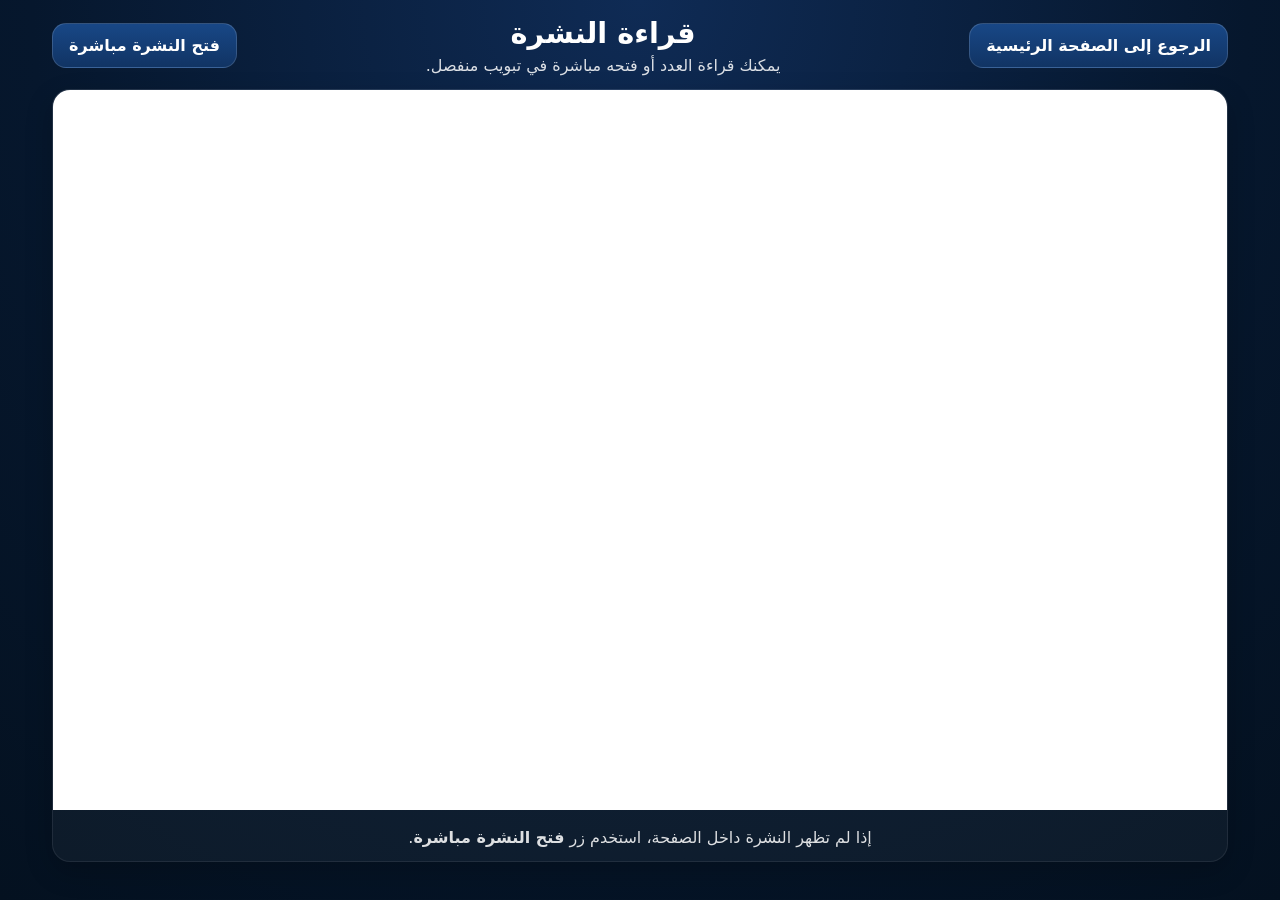
<file: news-viewer.html>
<!doctype html>
<html lang="ar" dir="rtl">
<head>
  <meta charset="utf-8" />
  <meta name="viewport" content="width=device-width,initial-scale=1" />
  <title>قراءة النشرة</title>
  <link rel="stylesheet" href="assets/css/style.css" />
  <style>
    body{background:radial-gradient(circle at top, #0f2b55, #06172d 55%, #041120);color:#fff;margin:0}
    .viewer-wrap{max-width:1200px;margin:0 auto;padding:16px 12px 24px}
    .viewer-top{display:flex;align-items:center;justify-content:space-between;gap:12px;flex-wrap:wrap;margin-bottom:14px}
    .title-wrap{flex:1 1 auto;text-align:center}
    .title-wrap h1{margin:0 0 6px;font-size:1.8rem}
    .title-wrap p{margin:0;color:rgba(255,255,255,.85)}
    .back-home,.open-direct{display:inline-flex;align-items:center;justify-content:center;padding:12px 16px;border-radius:14px;background:linear-gradient(180deg,#184786,#113464);color:#fff;text-decoration:none;border:1px solid rgba(255,255,255,.15);font-weight:800}
    .viewer-card{background:rgba(255,255,255,.04);border:1px solid rgba(255,255,255,.08);border-radius:18px;overflow:hidden;box-shadow:0 10px 28px rgba(0,0,0,.2)}
    iframe{width:100%;height:80vh;border:none;background:#fff}
    .fallback{padding:14px;text-align:center;color:rgba(255,255,255,.86)}
    @media (max-width:640px){
      .viewer-wrap{padding:12px 8px 20px}
      .viewer-top{position:sticky;top:0;background:linear-gradient(180deg, rgba(6,23,45,.97), rgba(6,23,45,.9));backdrop-filter:blur(8px);padding:8px 0 10px;z-index:10}
      .title-wrap h1{font-size:1.2rem}
      .title-wrap p{font-size:.88rem}
      .back-home,.open-direct{width:100%;min-height:44px;font-size:.95rem}
      iframe{height:74vh}
    }
  </style>
</head>
<body>
  <main class="viewer-wrap">
    <div class="viewer-top">
      <a href="index.html" class="back-home">الرجوع إلى الصفحة الرئيسية</a>
      <div class="title-wrap">
        <h1 id="pageTitle">قراءة النشرة</h1>
        <p>يمكنك قراءة العدد أو فتحه مباشرة في تبويب منفصل.</p>
      </div>
      <a id="openDirect" href="#" class="open-direct" target="_blank" rel="noopener">فتح النشرة مباشرة</a>
    </div>

    <section class="viewer-card">
      <iframe id="pdfFrame" title="قراءة النشرة"></iframe>
      <div class="fallback">إذا لم تظهر النشرة داخل الصفحة، استخدم زر <strong>فتح النشرة مباشرة</strong>.</div>
    </section>
  </main>

  <script>
    const params = new URLSearchParams(location.search);
    const file = params.get('file') || '';
    const title = params.get('title') || 'قراءة النشرة';
    document.getElementById('pageTitle').textContent = decodeURIComponent(title);
    document.getElementById('pdfFrame').src = file;
    document.getElementById('openDirect').href = file;
  </script>
</body>
</html>
</file>
<file: assets/css/style.css>
/* Minimal, robust, RTL-friendly styling */
:root{
  --bg1:#06101f;
  --bg2:#0a1e34;
  --card:#0b223a;
  --card2:#0a1b2f;
  --line:rgba(255,255,255,.10);
  --text:#e8f1ff;
  --muted:#b8c7dd;
  --accent:#4aa3ff;
}
*{box-sizing:border-box}
html,body{height:100%}
body{
  margin:0;
  font-family: system-ui, -apple-system, "Segoe UI", Tahoma, Arial, sans-serif;
  background: radial-gradient(900px 500px at 75% 15%, rgba(74,163,255,.22), transparent 55%),
              radial-gradient(900px 500px at 20% 70%, rgba(74,163,255,.12), transparent 60%),
              linear-gradient(180deg,var(--bg1),var(--bg2));
  color:var(--text);
}
a{color:inherit;text-decoration:none}
code{background:rgba(255,255,255,.08); padding:.12rem .35rem; border-radius:.35rem}
.container{width:min(1100px, 92vw); margin:22px auto 34px}
.topbar{
  position:sticky; top:0; z-index:10;
  backdrop-filter: blur(10px);
  background: rgba(5,14,26,.72);
  border-bottom:1px solid var(--line);
  padding:12px 16px;
  display:flex; align-items:center; justify-content:space-between; gap:14px;
}

.topbar-logos{
  display:flex;
  align-items:center;
  gap:10px;
  flex:0 0 auto;
}

.logo{
  width:44px;
  height:44px;
  object-fit:contain;
  filter: drop-shadow(0 6px 16px rgba(0,0,0,.45));
  opacity:.95;
}

.hero{ position:relative; }
.hero-bg{
  position:absolute;
  inset:0;
  width:100%;
  height:100%;
  object-fit:cover;
  opacity:.55;
  transform: scale(1.02);
}
.hero-logo{
  position:absolute;
  top:18px;
  width:84px;
  height:84px;
  object-fit:contain;
  filter: drop-shadow(0 8px 22px rgba(0,0,0,.55));
  opacity:.98;
  z-index:2;
}
.hero-logo-left{ left:18px; }
.hero-logo-right{ right:18px; }

.hero-card{ position:relative; z-index:3; }

@media (max-width: 720px){
  .logo{ width:34px; height:34px; }
  .hero-logo{ width:60px; height:60px; top:12px; }
  .hero-logo-left{ left:12px; }
  .hero-logo-right{ right:12px; }
}
.brand-title{font-weight:800; letter-spacing:.2px}
.brand-sub{font-size:12px; color:var(--muted); margin-top:2px}
.nav{display:flex; gap:10px; flex-wrap:wrap}
.nav-link{
  padding:8px 12px; border:1px solid var(--line); border-radius:999px;
  color:var(--muted); font-weight:700; font-size:13px;
}
.nav-link.active, .nav-link:hover{color:var(--text); border-color:rgba(74,163,255,.45); background:rgba(74,163,255,.10)}
.hero{margin-top:10px}
.hero-card{
  background: linear-gradient(180deg, rgba(10,32,55,.88), rgba(8,24,40,.88));
  border:1px solid var(--line);
  border-radius:18px;
  padding:22px;
}
.hero-card h1{margin:0 0 10px; font-size:34px}
.btn-row{display:flex; gap:10px; flex-wrap:wrap; margin-top:14px}
.btn{
  background:rgba(74,163,255,.14);
  border:1px solid rgba(74,163,255,.35);
  padding:10px 14px;
  border-radius:12px;
  font-weight:800;
}
.btn:hover{background:rgba(74,163,255,.22)}
.card{
  margin-top:16px;
  background: linear-gradient(180deg, rgba(11,34,58,.92), rgba(10,27,47,.92));
  border:1px solid var(--line);
  border-radius:18px;
  overflow:hidden;
}
.card-h{
  padding:14px 16px;
  border-bottom:1px solid var(--line);
  display:flex; align-items:center; justify-content:space-between; gap:12px;
}
.card-h h2{margin:0; font-size:18px}
.card-b{padding:14px 16px}
.badge{
  min-width:34px; text-align:center;
  padding:6px 10px;
  border-radius:999px;
  border:1px solid rgba(255,255,255,.12);
  color:var(--muted);
  font-weight:900; font-size:12px;
}
.table-wrap{overflow:auto}
.table{
  width:100%;
  border-collapse:collapse;
  min-width:780px;
}
.table th,.table td{
  border-bottom:1px solid var(--line);
  padding:10px 10px;
  text-align:right;
  white-space:nowrap;
  font-size:14px;
}
.table th{color:var(--muted); font-weight:900; font-size:13px}
.muted{color:var(--muted)}
.small{font-size:12px}
.note{
  margin-top:10px;
  padding:10px 12px;
  border-radius:12px;
  border:1px solid rgba(255,80,80,.35);
  background: rgba(255,80,80,.10);
  color:#ffd7d7;
}
.hidden{display:none}
.round{
  border:1px solid var(--line);
  border-radius:14px;
  padding:12px;
  margin-bottom:12px;
}
.round-title{font-weight:900; margin:0 0 10px}
.match-row{
  display:grid;
  grid-template-columns: 80px 110px 1fr 110px 1fr 90px;
  gap:8px;
  align-items:center;
  padding:10px;
  border-radius:12px;
  border:1px solid rgba(255,255,255,.08);
  background: rgba(255,255,255,.04);
  margin-bottom:8px;
}
.match-row .score{font-weight:900; text-align:center}
.match-row .pill{
  justify-self:start;
  padding:6px 10px;
  border-radius:999px;
  border:1px solid rgba(74,163,255,.35);
  background: rgba(74,163,255,.10);
  font-weight:900;
  font-size:12px;
}
.match-row .dim{color:var(--muted); font-size:12px}
.match-row a{color:var(--accent); font-weight:900}
.grid2{
  display:grid;
  grid-template-columns: repeat(2, minmax(0,1fr));
  gap:12px;
}
.kv{border:1px solid rgba(255,255,255,.08); background:rgba(255,255,255,.04); border-radius:14px; padding:12px}
.kv .k{color:var(--muted); font-size:12px; font-weight:900}
.kv .v{margin-top:6px; font-weight:800}
.sep{border:none; border-top:1px solid var(--line); margin:16px 0}
.scoreline{
  font-size:22px;
  font-weight:1000;
  text-align:center;
  padding:10px;
  border-radius:14px;
  border:1px solid rgba(255,255,255,.08);
  background:rgba(255,255,255,.04);
}
.goals{display:grid; grid-template-columns: repeat(2, minmax(0,1fr)); gap:12px; margin-top:12px}
.goals-col{border:1px solid rgba(255,255,255,.08); background:rgba(255,255,255,.04); border-radius:14px; padding:12px}
.goals-col h3{margin:0 0 8px; font-size:14px}
.goals-col ul{margin:0; padding:0 18px}
.footer{
  border-top:1px solid var(--line);
  color:var(--muted);
  padding:14px 16px;
  text-align:center;
}
@media (max-width: 820px){
  .hero-card h1{font-size:22px; line-height:1.25}
  .grid2{grid-template-columns:1fr}
  .match-row{grid-template-columns: 70px 92px 1fr 90px 1fr 80px}
}


/* ===== Mobile-first refinements (phone friendly) ===== */
@media (max-width: 760px){
  .container{padding:12px;}
  .topbar{padding:10px 12px; gap:10px; flex-wrap:wrap;}
  .topbar-logos{order:1; gap:8px;}
  .topbar-logos .logo{width:34px; height:auto;}
  .brand{order:2; width:calc(100% - 100px);}
  .brand-title{font-size:16px; line-height:1.25;}
  .brand-sub{font-size:12px; opacity:.9;}
  .nav{order:3; width:100%; overflow-x:auto; white-space:nowrap; -webkit-overflow-scrolling:touch; justify-content:flex-start; padding:6px 0; gap:6px;}
  .nav::-webkit-scrollbar{height:6px;}
  .nav-link{display:inline-block; padding:8px 10px; font-size:13px; border-radius:999px;}
  .hero{padding:14px;}
  .hero h1{font-size:22px; line-height:1.25;}
  .hero p{font-size:14px; line-height:1.7;}
  .kpis{grid-template-columns:repeat(2,1fr); gap:10px;}
  .kpi{padding:10px;}
  .kpi b{font-size:22px;}
  .card{border-radius:16px;}
  .card-h{padding:10px 12px;}
  .card-b{padding:10px 12px;}
  .table-wrap{overflow-x:auto; -webkit-overflow-scrolling:touch;}
  table{min-width:720px;}
  th,td{font-size:13px; padding:10px 10px;}
  .btn-row{flex-direction:column; gap:10px;}
  .btn{width:100%; justify-content:center;}
  .footer{padding:14px 12px; font-size:12px;}
}

/* Extra small phones */
@media (max-width: 420px){
  .brand{width:100%;}
  .brand-title{font-size:15px;}
  .hero h1{font-size:20px; line-height:1.28;}
  table{min-width:680px;}
}


/* ===== Mobile fixes (group details, header, logos) ===== */
@media (max-width: 720px){
  header.topbar{
    flex-wrap: wrap;
    gap: 10px;
    padding: 10px 12px;
  }
  header.topbar .topbar-logos{
    flex: 0 0 auto;
  }
  header.topbar img.logo{
    height: 34px;
    width: auto;
    opacity: 1;
    filter: none;
  }
  header.topbar .brand{
    flex: 1 1 100%;
    order: 2;
    text-align: center;
    margin: 0;
  }
  header.topbar .brand-title,
  header.topbar .brand-sub{
    text-align: center;
    width: 100%;
  }
  header.topbar .nav{
    order: 3;
    width: 100%;
    justify-content: center;
    overflow-x: auto;
    -webkit-overflow-scrolling: touch;
    padding-bottom: 6px;
  }
  header.topbar .nav::-webkit-scrollbar{height:6px}
  header.topbar .nav-link{white-space: nowrap}
}

/* Make 'تفاصيل' always visible on mobile in recent matches table */
@media (max-width: 720px){
  .table-wrap{overflow-x:auto;-webkit-overflow-scrolling:touch}
  .table{min-width: 760px;}
  .table td:last-child a,
  .table td:last-child .link{
    display:inline-block;
    padding:8px 12px;
    border-radius: 12px;
    background: rgba(26,120,255,.22);
    border: 1px solid rgba(26,120,255,.35);
    color: #eaf3ff;
    font-weight: 800;
  }
}

/* Group page: match rows become stacked cards so the details button doesn't disappear */
@media (max-width: 640px){
  .match-row{
    grid-template-columns: 1fr;
    gap: 10px;
    padding: 12px;
  }
  .match-row > div:nth-child(1){
    justify-self: center;
    margin-bottom: 2px;
  }
  .match-row > div:nth-child(2){
    display: none; /* hide code inside row (already shown on badge) */
  }
  .match-row > div:nth-child(3),
  .match-row > div:nth-child(5){
    text-align: center;
    font-weight: 800;
    font-size: 16px;
    line-height: 1.5;
  }
  .match-row > div:nth-child(4){
    text-align: center;
    font-size: 26px;
    font-weight: 900;
    letter-spacing: .5px;
    padding: 6px 0;
  }
  .match-row > div:nth-child(6){
    text-align: center;
  }
  .match-row > div:nth-child(6) a,
  .match-row > div:nth-child(6) .link{
    display: block;
    width: 100%;
    padding: 12px 14px;
    border-radius: 16px;
    background: rgba(26,120,255,.20);
    border: 1px solid rgba(26,120,255,.35);
    color: #eaf3ff;
    font-weight: 900;
  }
  .match-row > div:nth-child(7){
    margin-top: 2px;
    font-size: 13px;
    line-height: 1.9;
    opacity: .95;
  }
}

/* Hero logos on mobile: keep them visible */
@media (max-width: 640px){
  .hero-logo{
    opacity: 1;
    filter: none;
  }
  .hero-logo-left{left: 10px;}
  .hero-logo-right{right: 10px;}
  .hero-card h1{ text-align:center;}
  .hero-card .muted{ text-align:center;}
}


/* ===== Group color accents ===== */
:root{
  --ga:#ffffff;         /* Group A: white */
  --gb:#d6b35f;         /* Group B: gold */
  --gc:#0b0f16;         /* Group C: dark black */
  --gd:#6d1a1a;         /* Group D: dark red */
}

/* Hero centered tournament logo */
.hero-logo-center{
  left:50%;
  transform: translateX(-50%);
  width:110px;
  height:110px;
  top:10px;
  background: transparent;
}

/* Center nav and keep mobile layout */
.topbar{
  flex-wrap:wrap;
  justify-content:center;
  text-align:center;
}
.topbar .brand{flex: 1 1 280px; order:1; text-align:center}
.topbar .nav{flex: 1 1 100%; order:2; justify-content:center}
.topbar .topbar-logos{order:0}

@media (max-width: 720px){
  .hero-logo-center{ width:78px; height:78px; top:8px; }
  .topbar{gap:10px}
}

/* Group buttons */
.btn-ga{ border-color: rgba(255,255,255,.45); background: rgba(255,255,255,.10); }
.btn-gb{ border-color: rgba(214,179,95,.55); background: rgba(214,179,95,.10); }
.btn-gc{ border-color: rgba(0,0,0,.35); background: rgba(0,0,0,.18); }
.btn-gd{ border-color: rgba(109,26,26,.55); background: rgba(109,26,26,.16); }

/* Group page accent bar */
body[data-group="A"] .card-h{ border-bottom-color: rgba(255,255,255,.25); }
body[data-group="B"] .card-h{ border-bottom-color: rgba(214,179,95,.35); }
body[data-group="C"] .card-h{ border-bottom-color: rgba(0,0,0,.30); }
body[data-group="D"] .card-h{ border-bottom-color: rgba(109,26,26,.35); }

/* Remove old technical note blocks on hero */
.hero-desc{ font-size:15px; line-height:1.8; }


/* Awards */
.aw-grid{display:grid;grid-template-columns:repeat(2,minmax(0,1fr));gap:14px;margin-top:12px}
@media (max-width: 900px){.aw-grid{grid-template-columns:1fr}}
.award{background:rgba(255,255,255,0.03);border:1px solid rgba(255,255,255,0.06);border-radius:18px;padding:16px}
.award-h{font-size:14px;opacity:.9;margin-bottom:8px}
.award-m{font-size:22px;font-weight:800;letter-spacing:.2px}
.award-s{margin-top:6px;font-size:13px;opacity:.8}
.muted{opacity:.75;font-size:13px}


/* --- Added pages: groups_all + awards --- */
.grid-2{
  display:grid;
  grid-template-columns: 1fr 1fr;
  gap:16px;
}
@media (max-width: 900px){
  .grid-2{ grid-template-columns:1fr; }
}
.page-head{ margin: 18px 0; display:flex; align-items:center; justify-content:space-between; gap:12px; flex-wrap:wrap; }
.page-title{ margin:0; font-size:20px; line-height:1.25; }
.alert{
  padding:10px 12px;
  border-radius:12px;
  border:1px solid rgba(255,255,255,.12);
  background: rgba(180, 30, 30, .22);
  color:#fff;
  font-size:14px;
}
.hidden{ display:none !important; }
.hint{
  margin-top:16px;
  font-size:13px;
  opacity:.85;
}
.award-card .award-head{
  font-size:18px;
  font-weight:700;
  margin-bottom:10px;
}
.award-card .award-body{
  padding:6px 0 2px 0;
}
.award-card .award-name{
  font-size:22px;
  font-weight:800;
}
.award-card .award-sub{
  margin-top:6px;
  font-size:14px;
  opacity:.9;
}

/* ===== ضبط أقوى لعنوان صفحة الجوائز الفردية في الموبايل ===== */
body.awards-page .hero h1,
body.awards-page .hero-card h1,
body.awards-page .page-title,
body.awards-page h1,
body.awards-page h2,
body[data-page="awards"] .hero h1,
body[data-page="awards"] .hero-card h1,
body[data-page="awards"] .page-title,
body[data-page="awards"] h1,
body[data-page="awards"] h2,
.awards-page .hero h1,
.awards-page .hero-card h1,
.awards-page .page-title,
.awards-page h1,
.awards-page h2{
  font-family: system-ui, -apple-system, "Segoe UI", Tahoma, Arial, sans-serif !important;
  font-weight: 700 !important;
  letter-spacing: 0 !important;
}

@media (max-width: 760px){
  body.awards-page .hero h1,
  body.awards-page .hero-card h1,
  body.awards-page .page-title,
  body.awards-page h1,
  body.awards-page h2,
  body[data-page="awards"] .hero h1,
  body[data-page="awards"] .hero-card h1,
  body[data-page="awards"] .page-title,
  body[data-page="awards"] h1,
  body[data-page="awards"] h2,
  .awards-page .hero h1,
  .awards-page .hero-card h1,
  .awards-page .page-title,
  .awards-page h1,
  .awards-page h2{
    font-size: 18px !important;
    line-height: 1.35 !important;
    text-align: center !important;
    margin: 0 auto 10px !important;
  }

  body.awards-page .brand-title,
  body[data-page="awards"] .brand-title,
  .awards-page .brand-title{
    font-size: 15px !important;
    line-height: 1.25 !important;
  }
}
</file>
